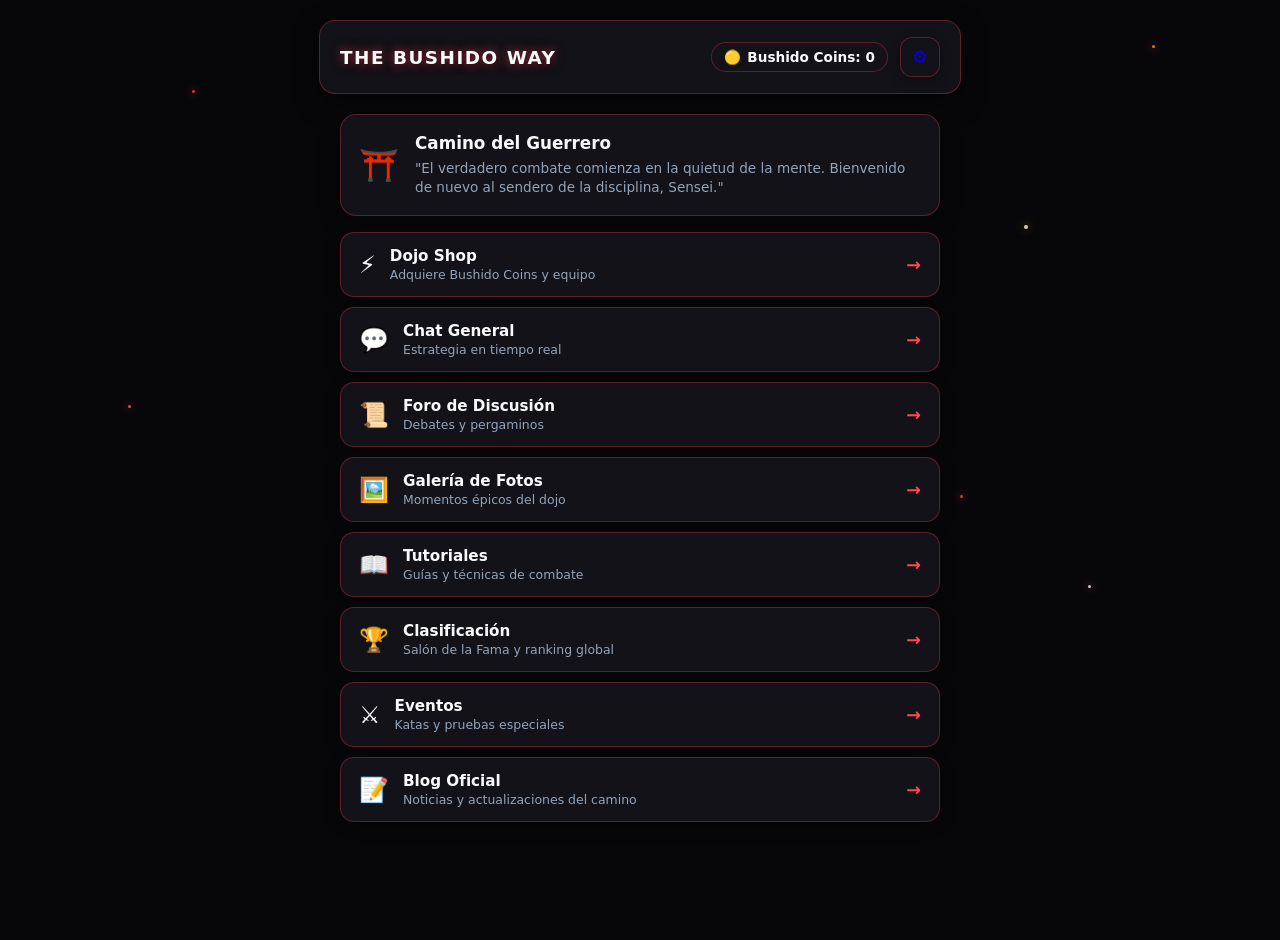
<file: index.html>
﻿<!DOCTYPE html>
<html lang="es" data-theme="dark">
<head>
    <meta charset="UTF-8">
    <meta name="viewport" content="width=device-width, initial-scale=1.0">
    <title>The Bushido Way - Dojo Principal</title>
    <!-- Sufijo de versión actualizado para forzar la recarga inmediata en móviles -->
    <link rel="stylesheet" href="style.css?v=2.7">
    <script>
        (function() {
            const savedTheme = localStorage.getItem('bushido_theme') || 'dark';
            const isHighContrast = localStorage.getItem('bushido_contrast') === 'true';
            document.documentElement.setAttribute('data-theme', savedTheme);
            if (isHighContrast) document.documentElement.setAttribute('data-contrast', 'high');
        })();
    </script>
</head>
<body>

    <!-- Fondo de Partículas Dinámicas Estilo Galaxia con animación fluida y visible -->
    <div class="galaxy-particles-container" id="galaxyParticles">
        <div class="star-particle p1"></div>
        <div class="star-particle p2"></div>
        <div class="star-particle p3"></div>
        <div class="star-particle p4"></div>
        <div class="star-particle p5"></div>
        <div class="star-particle p6"></div>
        <div class="star-particle p7"></div>
        <div class="star-particle p8"></div>
        <div class="star-particle p9"></div>
        <div class="star-particle p10"></div>
    </div>

    <!-- Cabecera Principal del Dojo -->
    <header class="main-dashboard-header">
        <div class="brand-container">
            <h1 class="bushido-title-3d">THE BUSHIDO WAY</h1>
        </div>
        
        <div class="header-actions">
            <div class="coins-badge">
                <span class="coin-icon">🟡</span>
                <span>Bushido Coins: <strong id="bushidoCoinsBalance">0</strong></span>
            </div>

            <a href="config.html" class="settings-gear-btn" title="Configuración">
                ⚙️
            </a>
        </div>
    </header>

    <!-- Contenido Principal -->
    <main class="dojo-main-container">
        <!-- Mensaje de Bienvenida Zen -->
        <section class="welcome-card-zen">
            <div class="zen-icon">⛩️</div>
            <div class="zen-content">
                <h2>Camino del Guerrero</h2>
                <p id="welcomeMessageText">"El verdadero combate comienza en la quietud de la mente. Bienvenido de nuevo al sendero de la disciplina, Sensei."</p>
            </div>
        </section>

        <!-- Menú de Navegación del Dojo -->
        <div class="dojo-nav-list">
            <a href="shop.html" class="dojo-nav-card">
                <div class="nav-card-left">
                    <span class="nav-icon">⚡</span>
                    <div class="nav-texts">
                        <h3>Dojo Shop</h3>
                        <p>Adquiere Bushido Coins y equipo</p>
                    </div>
                </div>
                <span class="nav-arrow">→</span>
            </a>

            <a href="chats.html" class="dojo-nav-card">
                <div class="nav-card-left">
                    <span class="nav-icon">💬</span>
                    <div class="nav-texts">
                        <h3>Chat General</h3>
                        <p>Estrategia en tiempo real</p>
                    </div>
                </div>
                <span class="nav-arrow">→</span>
            </a>

            <a href="foro.html" class="dojo-nav-card">
                <div class="nav-card-left">
                    <span class="nav-icon">📜</span>
                    <div class="nav-texts">
                        <h3>Foro de Discusión</h3>
                        <p>Debates y pergaminos</p>
                    </div>
                </div>
                <span class="nav-arrow">→</span>
            </a>

            <a href="fotos.html" class="dojo-nav-card">
                <div class="nav-card-left">
                    <span class="nav-icon">🖼️</span>
                    <div class="nav-texts">
                        <h3>Galería de Fotos</h3>
                        <p>Momentos épicos del dojo</p>
                    </div>
                </div>
                <span class="nav-arrow">→</span>
            </a>

            <a href="tutoriales.html" class="dojo-nav-card">
                <div class="nav-card-left">
                    <span class="nav-icon">📖</span>
                    <div class="nav-texts">
                        <h3>Tutoriales</h3>
                        <p>Guías y técnicas de combate</p>
                    </div>
                </div>
                <span class="nav-arrow">→</span>
            </a>

            <a href="clasificacion.html" class="dojo-nav-card">
                <div class="nav-card-left">
                    <span class="nav-icon">🏆</span>
                    <div class="nav-texts">
                        <h3>Clasificación</h3>
                        <p>Salón de la Fama y ranking global</p>
                    </div>
                </div>
                <span class="nav-arrow">→</span>
            </a>

            <a href="eventos.html" class="dojo-nav-card">
                <div class="nav-card-left">
                    <span class="nav-icon">⚔️</span>
                    <div class="nav-texts">
                        <h3>Eventos</h3>
                        <p>Katas y pruebas especiales</p>
                    </div>
                </div>
                <span class="nav-arrow">→</span>
            </a>

            <a href="blog.html" class="dojo-nav-card">
                <div class="nav-card-left">
                    <span class="nav-icon">📝</span>
                    <div class="nav-texts">
                        <h3>Blog Oficial</h3>
                        <p>Noticias y actualizaciones del camino</p>
                    </div>
                </div>
                <span class="nav-arrow">→</span>
            </a>
        </div>
    </main>

    <script src="coins-manager.js"></script>
    <script src="main-dojo.js"></script>
</body>
</html>
</file>
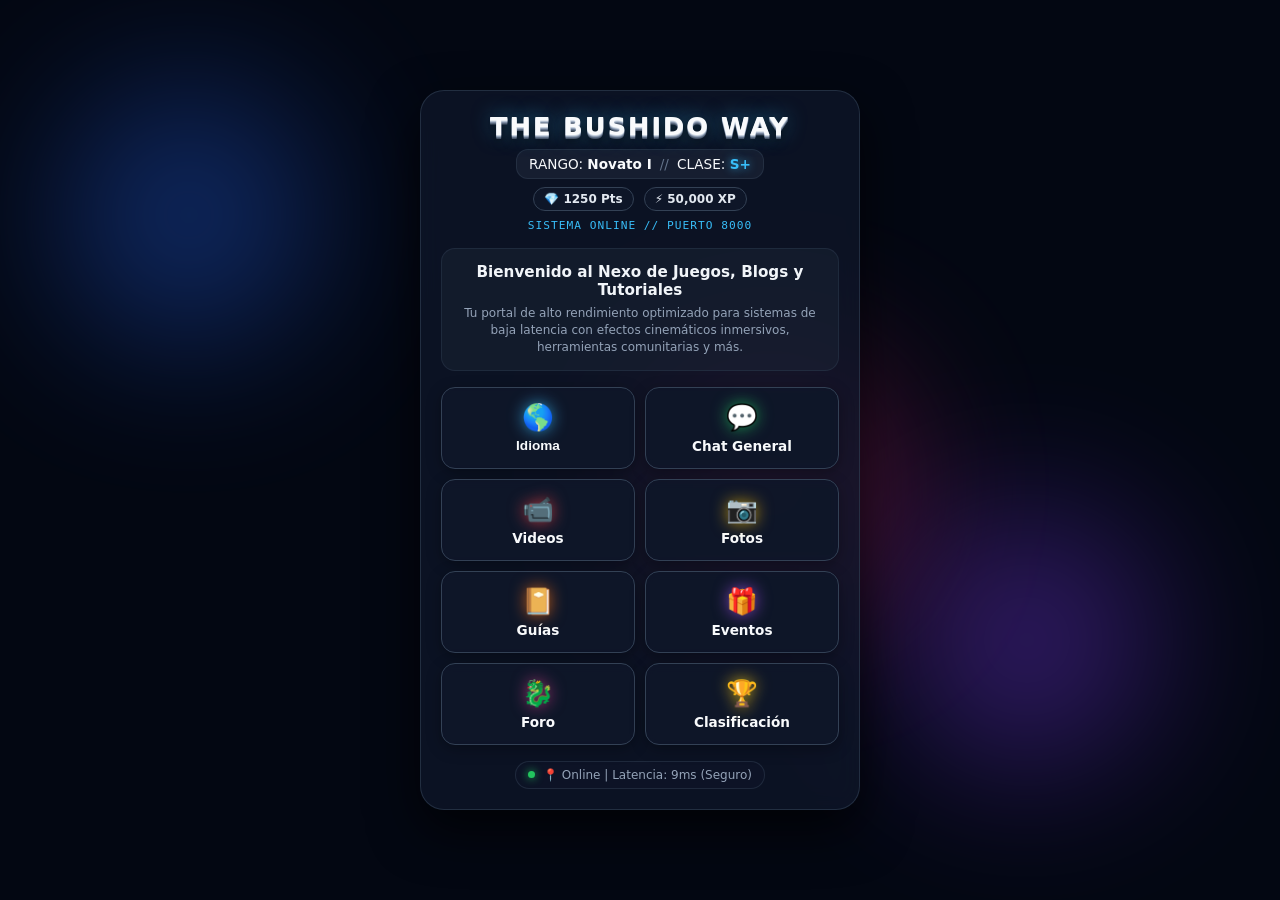
<file: mi-backend/index.html>
﻿<!DOCTYPE html>
<html lang="es" id="html-root">
<head>
    <meta charset="UTF-8">
    <meta name="viewport" content="width=device-width, initial-scale=1.0, maximum-scale=1.0, user-scalable=no">
    <title id="meta-title">The Bushido Way - Salón Gamer</title>
    <link rel="stylesheet" href="style.css">
</head>
<body class="body-main-view">

    <!-- LUCES NEÓN ANIMADAS DE FONDO -->
    <div class="neon-light light-1"></div>
    <div class="neon-light light-2"></div>
    <div class="neon-light light-3"></div>

    <div class="main-layout-wrapper">
        
        <!-- CABECERA GAMER CON NOMBRE ESTILO 3D -->
        <header class="gamer-hero-header">
            <div class="brand-3d-container">
                <h1 class="title-3d" data-text="THE BUSHIDO WAY">THE BUSHIDO WAY</h1>
            </div>
            
            <div class="status-hud-box">
                <span class="hud-item" id="txt-rango">RANGO: <strong>NOVATO I</strong></span>
                <span class="hud-sep">//</span>
                <span class="hud-item" id="txt-clase">CLASE: <strong class="text-glow-splus">S+</strong></span>
            </div>

            <div class="stats-counter-row">
                <span class="stat-pill" onclick="window.location.href='clasificacion.html'" style="cursor: pointer;" title="Ver Clasificación">💎 <span id="txt-pts">0</span> Pts</span>
                <span class="stat-pill">⚡ 50,000 XP</span>
            </div>
            
            <div class="system-status-line" id="txt-system">SISTEMA ONLINE // PUERTO 8000</div>
        </header>

        <!-- SECCIÓN DE BIENVENIDA -->
        <section class="welcome-gamer-card">
            <h2 class="welcome-title" id="txt-welcome-title">Bienvenido al Nexo de Juegos, Blogs y Tutoriales</h2>
            <p class="welcome-desc" id="txt-welcome-desc">Tu portal de alto rendimiento optimizado para sistemas de baja latencia con efectos cinemáticos inmersivos, herramientas comunitarias y más.</p>
        </section>

        <!-- NAVEGACIÓN PRINCIPAL (ENLACES CORREGIDOS A TUS ARCHIVOS REALES) -->
        <nav class="gamer-nav-grid">
            <!-- 1. Idiomas (Planeta - Abre selector global interactivo) -->
            <button type="button" class="gamer-nav-btn" onclick="toggleLanguageModal()" title="Cambiar Idioma">
                <span class="nav-icon glow-planet">🌎</span>
                <span class="nav-label" id="lbl-idioma">Idioma</span>
            </button>

            <!-- 2. Chat General -->
            <a href="chats.html" class="gamer-nav-btn" title="Chat Operativo">
                <span class="nav-icon glow-msg">💬</span>
                <span class="nav-label" id="lbl-chat">Chat General</span>
            </a>

            <!-- 3. Videos y Clips -->
            <a href="videos.html" class="gamer-nav-btn" title="Vídeos y Clips">
                <span class="nav-icon glow-video">📹</span>
                <span class="nav-label" id="lbl-videos">Videos</span>
            </a>

            <!-- 4. Fotos y Galería -->
            <a href="fotos.html" class="gamer-nav-btn" title="Fotos y Galería">
                <span class="nav-icon glow-cam">📷</span>
                <span class="nav-label" id="lbl-fotos">Fotos</span>
            </a>

            <!-- 5. Guías Técnicas (Apuntando a tutoriales.html que sí existe) -->
            <a href="tutoriales.html" class="gamer-nav-btn" title="Guías y Tutoriales">
                <span class="nav-icon glow-book">📔</span>
                <span class="nav-label" id="lbl-guias">Guías</span>
            </a>

            <!-- 6. Eventos Globales -->
            <a href="eventos.html" class="gamer-nav-btn" title="Eventos Globales">
                <span class="nav-icon glow-gift">🎁</span>
                <span class="nav-label" id="lbl-eventos">Eventos</span>
            </a>

            <!-- 7. Foro Comunitario -->
            <a href="foro.html" class="gamer-nav-btn" title="Foro Comunitario">
                <span class="nav-icon glow-dragon">🐉</span>
                <span class="nav-label" id="lbl-foro">Foro</span>
            </a>

            <!-- 8. Clasificación Semanal y Perfil -->
            <a href="clasificacion.html" class="gamer-nav-btn" title="Clasificación y Trofeos">
                <span class="nav-icon glow-trophy">🏆</span>
                <span class="nav-label" id="lbl-clasificacion">Clasificación</span>
            </a>
        </nav>

        <!-- PANEL DE CONFORT ADICIONAL CON REGIÓN Y LATENCIA REAL -->
        <footer class="gamer-footer-info">
            <div class="server-ping-indicator" id="txt-ping">
                <span class="ping-dot"></span> Detectando región... | Latencia: 12ms
            </div>
        </footer>

    </div>

    <!-- MODAL SELECTOR DE IDIOMAS GLOBAL -->
    <div id="language-modal" class="lang-modal-overlay" style="display: none;">
        <div class="lang-modal-card">
            <div class="lang-modal-header">
                <h3>🌐 Seleccionar Idioma / Language</h3>
                <button type="button" class="lang-close-btn" onclick="toggleLanguageModal()">✕</button>
            </div>
            <div class="lang-grid-options">
                <button class="lang-option-btn" onclick="cambiarIdioma('es')">🇪🇸 Español</button>
                <button class="lang-option-btn" onclick="cambiarIdioma('en')">🇬🇧 English</button>
                <button class="lang-option-btn" onclick="cambiarIdioma('pt')">🇧🇷 Português</button>
                <button class="lang-option-btn" onclick="cambiarIdioma('fr')">🇫🇷 Français</button>
                <button class="lang-option-btn" onclick="cambiarIdioma('zh')">🇨🇳 中文</button>
                <button class="lang-option-btn" onclick="cambiarIdioma('hi')">🇮🇳 हिन्दी</button>
                <button class="lang-option-btn" onclick="cambiarIdioma('ja')">🇯🇵 日本語</button>
                <button class="lang-option-btn" onclick="cambiarIdioma('ar')">🇸🇦 العربية</button>
            </div>
        </div>
    </div>

    <script src="script.js"></script>
</body>
</html>
</file>
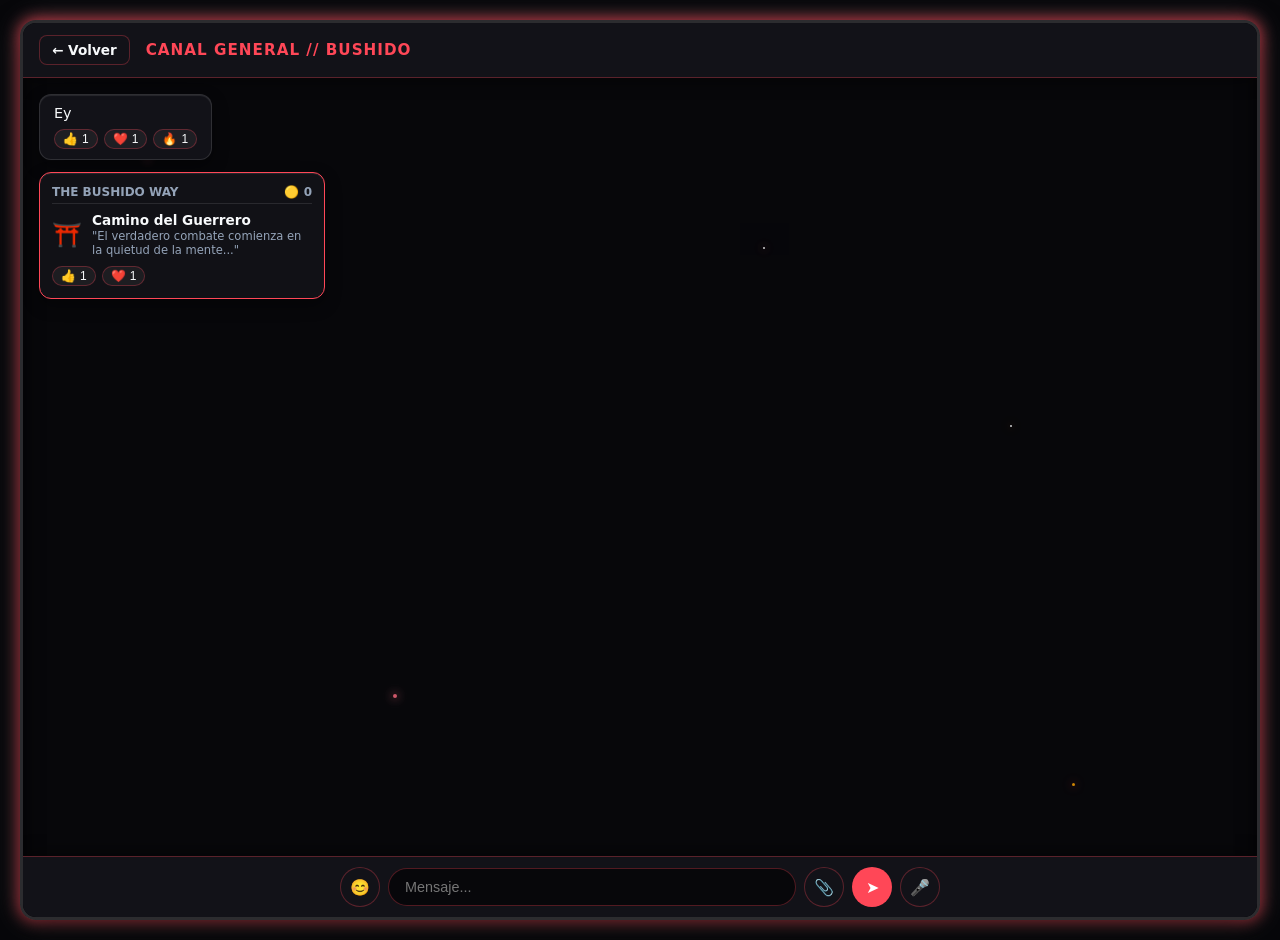
<file: chats.html>
﻿<!DOCTYPE html>
<html lang="es" data-theme="dark">
<head>
    <meta charset="UTF-8">
    <meta name="viewport" content="width=device-width, initial-scale=1.0">
    <title>Canal General - The Bushido Way</title>
    <link rel="stylesheet" href="style.css?v=2.9">
    <link rel="stylesheet" href="chat-style.css?v=2.9">
    <script>
        (function() {
            const savedTheme = localStorage.getItem('bushido_theme') || 'dark';
            const isHighContrast = localStorage.getItem('bushido_contrast') === 'true';
            document.documentElement.setAttribute('data-theme', savedTheme);
            if (isHighContrast) document.documentElement.setAttribute('data-contrast', 'high');
        })();
    </script>
</head>
<body>

    <!-- Contenedor principal con el marco 3D seguro que evita cortes -->
    <div class="chat-app-frame">

        <!-- Fondo de Partículas Galaxia y Luces Rápidas -->
        <div class="galaxy-particles-container">
            <div class="star-particle p1"></div>
            <div class="star-particle p2"></div>
            <div class="star-particle p3"></div>
            <div class="star-particle p4"></div>
            <div class="star-particle p5"></div>
        </div>

        <!-- Cabecera del Chat -->
        <header class="chat-header">
            <a href="index.html" class="chat-back-btn">← Volver</a>
            <div class="chat-title-info">
                <h2>CANAL GENERAL // BUSHIDO</h2>
            </div>
        </header>

        <!-- Contenedor Principal de Mensajes -->
        <main class="chat-messages-container" id="chatMessagesContainer">
            
            <div class="chat-message received">
                <div class="message-bubble">
                    <p>Ey</p>
                    <div class="message-reactions-bar">
                        <button class="reaction-chip">👍 <span>1</span></button>
                        <button class="reaction-chip">❤️ <span>1</span></button>
                        <button class="reaction-chip">🔥 <span>1</span></button>
                    </div>
                </div>
            </div>

            <div class="chat-message received">
                <div class="message-bubble card-preview-bubble">
                    <div class="preview-card-header">
                        <span class="preview-brand">THE BUSHIDO WAY</span>
                        <span class="preview-coins">🟡 0</span>
                    </div>
                    <div class="preview-card-body">
                        <div class="preview-zen-icon">⛩️</div>
                        <div class="preview-texts">
                            <h4>Camino del Guerrero</h4>
                            <p>"El verdadero combate comienza en la quietud de la mente..."</p>
                        </div>
                    </div>
                    <div class="message-reactions-bar">
                        <button class="reaction-chip">👍 <span>1</span></button>
                        <button class="reaction-chip">❤️ <span>1</span></button>
                    </div>
                </div>
            </div>

        </main>

        <!-- Barra Inferior de Entrada -->
        <footer class="chat-input-footer">
            <div class="chat-input-wrapper">
                <button class="input-action-btn emoji-trigger" id="emojiTriggerBtn" title="Emojis">😊</button>
                <input type="text" id="chatMessageInput" class="chat-text-input" placeholder="Mensaje..." autocomplete="off">
                <button class="input-action-btn attach-trigger" id="attachTriggerBtn" title="Adjuntar">📎</button>
                <button class="input-action-btn send-trigger" id="sendButton" title="Enviar">➤</button>
                <button class="input-action-btn audio-trigger" id="audioRecordButton" title="Nota de voz">🎤</button>
            </div>
        </footer>

    </div>

    <script src="chat-engine.js?v=2.9"></script>
</body>
</html>
</file>
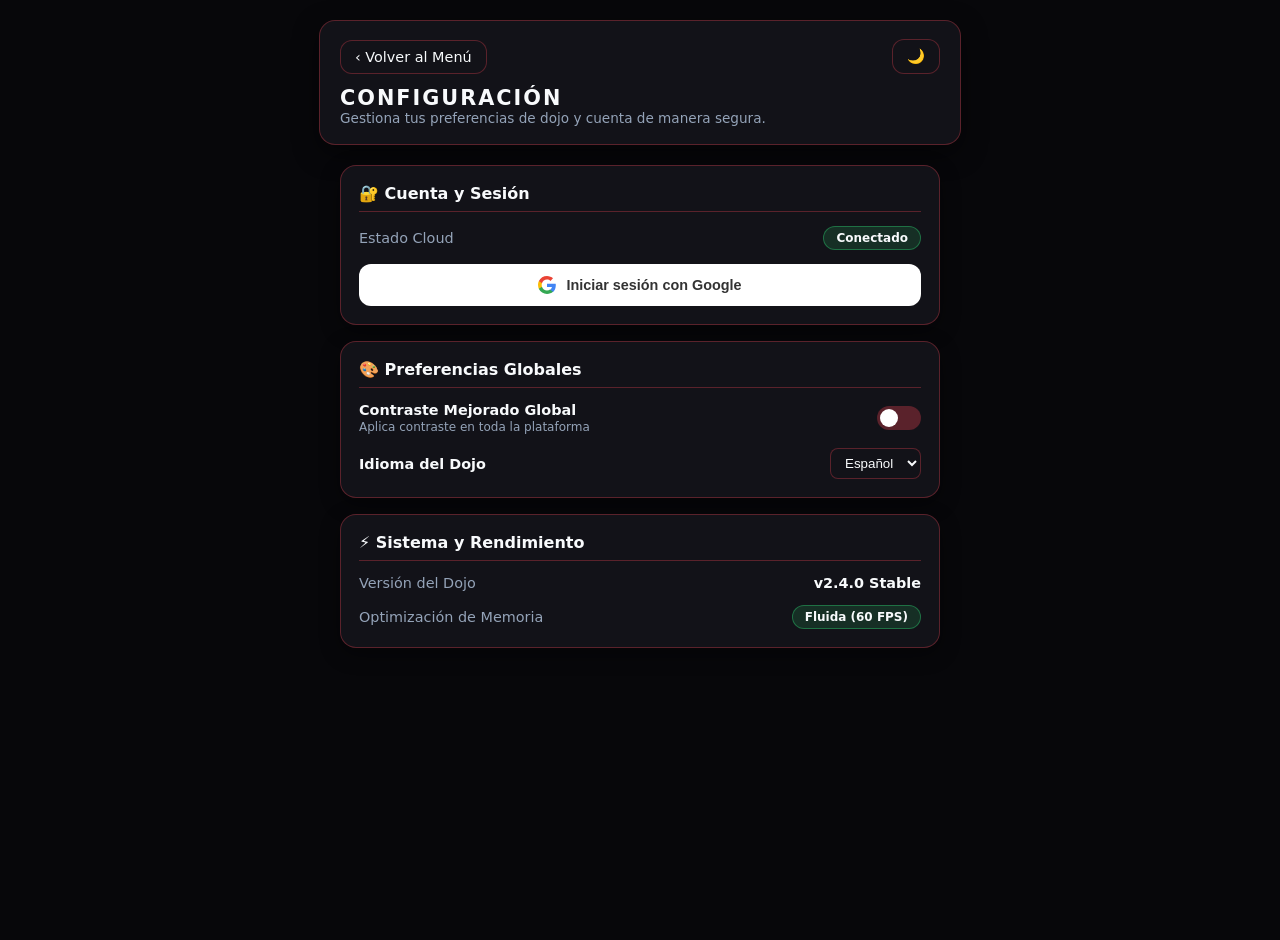
<file: config.html>
﻿<!DOCTYPE html>
<html lang="es" data-theme="dark">
<head>
    <meta charset="UTF-8">
    <meta name="viewport" content="width=device-width, initial-scale=1.0">
    <title>The Bushido Way - Configuración</title>
    <link rel="stylesheet" href="config-style.css">
    <!-- Script preventivo inline para carga inmediata del tema -->
    <script>
        (function() {
            const savedTheme = localStorage.getItem('bushido_theme') || 'dark';
            const isHighContrast = localStorage.getItem('bushido_contrast') === 'true';
            document.documentElement.setAttribute('data-theme', savedTheme);
            if (isHighContrast) document.documentElement.setAttribute('data-contrast', 'high');
        })();
    </script>
</head>
<body>

    <header class="main-dashboard-header">
        <div style="width: 100%; display: flex; justify-content: space-between; align-items: center;">
            <a href="index.html" class="settings-gear-btn" title="Volver">
                ‹ Volver al Menú
            </a>
            <button id="themeToggleBtn" class="settings-gear-btn" title="Cambiar Tema">🌙</button>
        </div>
        <div>
            <h1 class="bushido-title-3d">CONFIGURACIÓN</h1>
            <p class="header-subtitle">Gestiona tus preferencias de dojo y cuenta de manera segura.</p>
        </div>
    </header>

    <main class="config-container">
        <!-- Sección: Cuenta y Sesión -->
        <section class="config-group-card">
            <h3>🔐 Cuenta y Sesión</h3>
            <div class="config-row">
                <span>Estado Cloud</span>
                <span class="status-badge">Conectado</span>
            </div>

            <button id="googleLoginBtn" class="config-btn google-btn">
                <svg viewBox="0 0 24 24" width="18" height="18"><path fill="#4285F4" d="M23.745 12.27c0-.7-.06-1.4-.19-2.07H12v4.51h6.6c-.29 1.52-1.14 2.82-2.4 3.68v3.05h3.88c2.27-2.09 3.66-5.17 3.66-9.17z"/><path fill="#34A853" d="M12 24c3.24 0 5.95-1.08 7.93-2.91l-3.88-3.05c-1.08.72-2.45 1.16-4.05 1.16-3.13 0-5.78-2.11-6.73-4.96H1.2v3.15C3.18 21.38 7.31 24 12 24z"/><path fill="#FBBC05" d="M5.27 14.24c-.25-.72-.38-1.49-.38-2.24s.13-1.52.38-2.24V6.61H1.2C.44 8.15 0 9.89 0 11.75s.44 3.6 1.2 5.14l4.07-2.65z"/><path fill="#EA4335" d="M12 4.75c1.77 0 3.35.61 4.6 1.8l3.42-3.42C17.95 1.19 15.24 0 12 0 7.31 0 3.18 2.62 1.2 6.61l4.07 3.15c.95-2.85 3.6-4.96 6.73-4.96z"/></svg>
                Iniciar sesión con Google
            </button>
            <button id="logoutBtn" class="config-btn" style="background: rgba(255,71,87,0.2); color:#ff4757; display: none;">
                🚪 Cerrar Sesión
            </button>
        </section>

        <!-- Sección: Preferencias Globales y Accesibilidad -->
        <section class="config-group-card">
            <h3>🎨 Preferencias Globales</h3>

            <div class="config-row-interactive">
                <div class="row-info" style="display:flex; flex-direction:column; gap:2px;">
                    <strong style="color:var(--text-main); font-size:0.9rem;">Contraste Mejorado Global</strong>
                    <p style="color:var(--text-muted); font-size:0.75rem; margin:0;">Aplica contraste en toda la plataforma</p>
                </div>
                <label class="switch">
                    <input type="checkbox" id="contrastToggle">
                    <span class="slider round"></span>
                </label>
            </div>

            <div class="config-row">
                <strong style="color:var(--text-main); font-size:0.9rem;">Idioma del Dojo</strong>
                <select id="langSelect" style="background:var(--card-bg); color:var(--text-main); border:1px solid var(--border-color); padding:6px 10px; border-radius:8px;">
                    <option value="es">Español</option>
                    <option value="en">English</option>
                </select>
            </div>
        </section>

        <!-- Sección: Sistema y Rendimiento -->
        <section class="config-group-card">
            <h3>⚡ Sistema y Rendimiento</h3>
            <div class="config-row">
                <span>Versión del Dojo</span>
                <span>v2.4.0 Stable</span>
            </div>
            <div class="config-row">
                <span>Optimización de Memoria</span>
                <span class="status-badge">Fluida (60 FPS)</span>
            </div>
        </section>
    </main>

    <script src="https://accounts.google.com/gsi/client" async defer></script>
    <script src="config-script.js"></script>
</body>
</html>
</file>
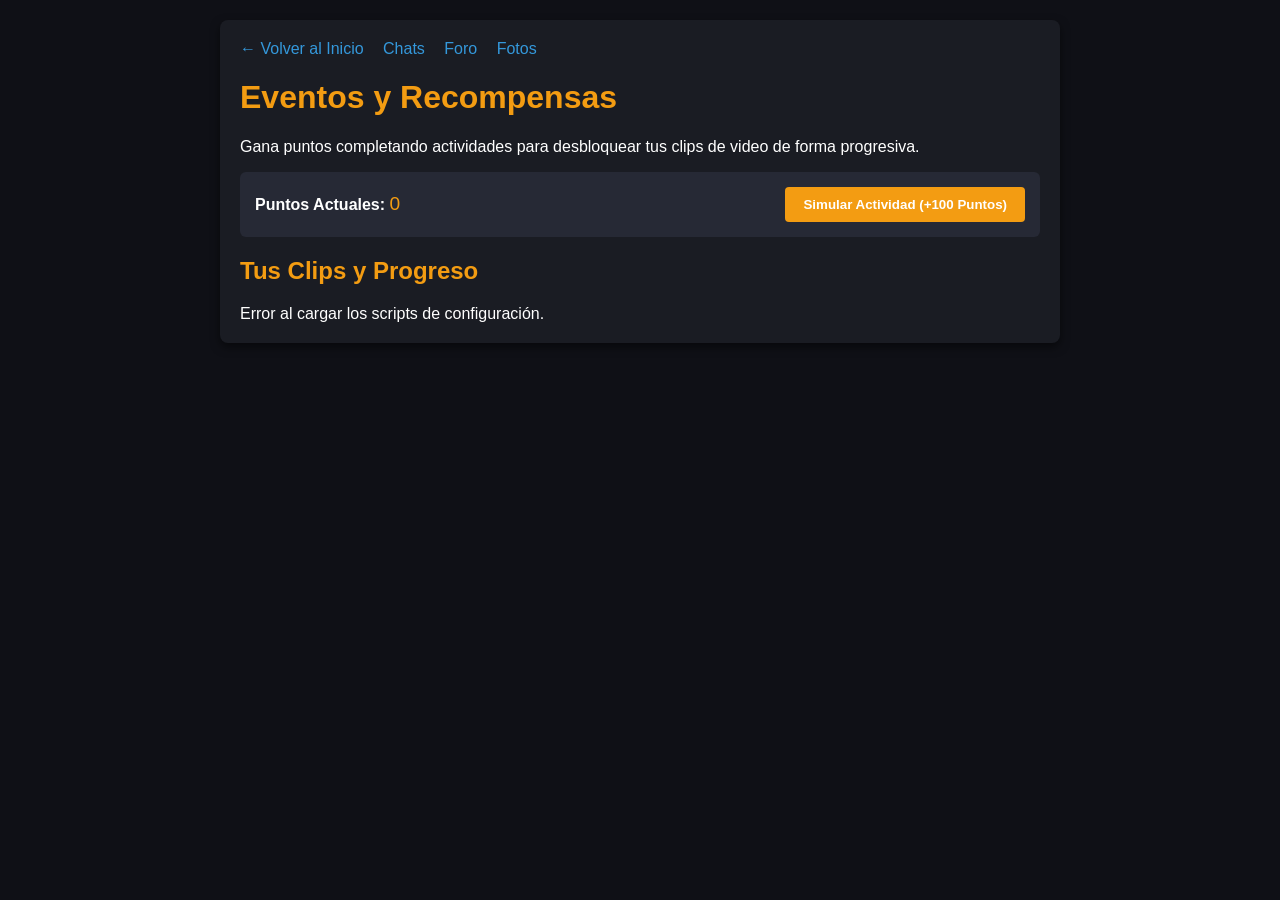
<file: eventos.html>
﻿<!DOCTYPE html>
<html lang="es">
<head>
    <meta charset="UTF-8">
    <title>The Bushido Way - Eventos y Recompensas</title>
    <style>
        body { 
            background-color: #0f1016; 
            color: #fff; 
            font-family: Arial, sans-serif; 
            margin: 0; 
            padding: 20px; 
        }
        h1, h2 { 
            color: #f39c12; 
        }
        .container { 
            max-width: 800px; 
            margin: auto; 
            background: #1a1c23; 
            padding: 20px; 
            border-radius: 8px; 
            box-shadow: 0 4px 10px rgba(0,0,0,0.5);
        }
        .score-box {
            background: #262935;
            padding: 15px;
            border-radius: 6px;
            margin-bottom: 20px;
            display: flex;
            justify-content: space-between;
            align-items: center;
        }
        .effect-card { 
            background: #262935; 
            margin: 10px 0; 
            padding: 15px; 
            border-radius: 5px; 
            display: flex; 
            justify-content: space-between; 
            align-items: center; 
        }
        button { 
            background: #f39c12; 
            border: none; 
            padding: 10px 18px; 
            color: #fff; 
            cursor: pointer; 
            border-radius: 4px; 
            font-weight: bold; 
        }
        button:hover { 
            background: #e67e22; 
        }
        .unlocked { color: #2ecc71; font-weight: bold; }
        .locked { color: #e74c3c; font-weight: bold; }
        .nav-links {
            margin-bottom: 20px;
        }
        .nav-links a {
            color: #3498db;
            text-decoration: none;
            margin-right: 15px;
        }
        .nav-links a:hover {
            text-decoration: underline;
        }
    </style>
</head>
<body>
    <div class="container">
        <!-- Navegación básica entre vistas del portal -->
        <div class="nav-links">
            <a href="index.html">← Volver al Inicio</a>
            <a href="chats.html">Chats</a>
            <a href="foro.html">Foro</a>
            <a href="fotos.html">Fotos</a>
        </div>

        <h1>Eventos y Recompensas</h1>
        <p>Gana puntos completando actividades para desbloquear tus clips de video de forma progresiva.</p>
        
        <div class="score-box">
            <div>
                <strong>Puntos Actuales:</strong> <span id="user-points" style="font-size: 1.2em; color: #f39c12;">0</span>
            </div>
            <button onclick="simularActividad()">Simular Actividad (+100 Puntos)</button>
        </div>
        
        <h2>Tus Clips y Progreso</h2>
        <div id="effects-list">Cargando clips...</div>
    </div>

    <!-- Enlazamos primero los archivos de configuración y lógica -->
    <script src="bushido-effects-config.js"></script>
    <script src="events-rewards.js"></script>
    
    <!-- Script visual para renderizar los datos en esta página -->
    <script>
        function actualizarInterfaz() {
            // Verificamos que los sistemas estén cargados correctamente
            if (typeof bushidoSystem === "undefined" || typeof bushidoEffects === "undefined") {
                document.getElementById("effects-list").innerText = "Error al cargar los scripts de configuración.";
                return;
            }

            const data = bushidoSystem.getUserData();
            document.getElementById("user-points").innerText = data.points;
            
            const contenedor = document.getElementById("effects-list");
            contenedor.innerHTML = "";

            bushidoEffects.forEach(effect => {
                const desbloqueado = data.unlocked.includes(effect.id);
                const card = document.createElement("div");
                card.className = "effect-card";
                
                card.innerHTML = `
                    <div>
                        <strong>${effect.name}</strong><br>
                        <small style="color: #aaa;">Archivo: ${effect.file}</small><br>
                        <small>Requiere: ${effect.points} puntos</small>
                    </div>
                    <div>
                        ${desbloqueado ? '<span class="unlocked">✔ Desbloqueado</span>' : '<span class="locked">🔒 Bloqueado</span>'}
                    </div>
                `;
                contenedor.appendChild(card);
            });
        }

        function simularActividad() {
            bushidoSystem.addPoints(100);
            actualizarInterfaz();
        }

        // Ejecutar al cargar la página en el navegador
        window.onload = actualizarInterfaz;
    </script>
</body>
</html>
</file>
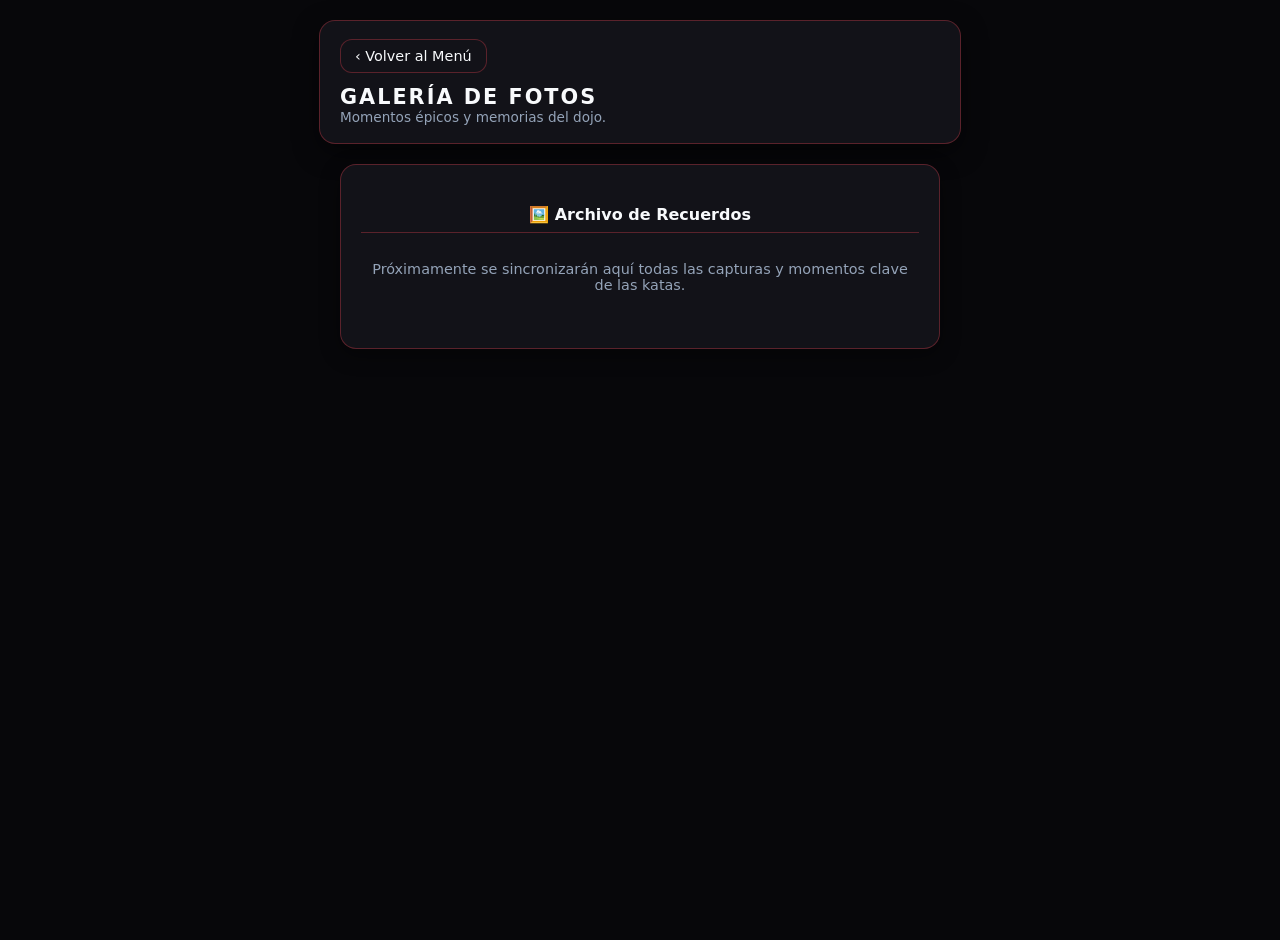
<file: fotos.html>
﻿<!DOCTYPE html>
<html lang="es" data-theme="dark">
<head>
    <meta charset="UTF-8">
    <meta name="viewport" content="width=device-width, initial-scale=1.0">
    <title>The Bushido Way - Galería de Fotos</title>
    <link rel="stylesheet" href="fotos-style.css">
    <!-- Script preventivo para carga inmediata del tema -->
    <script>
        (function() {
            const savedTheme = localStorage.getItem('bushido_theme') || 'dark';
            const isHighContrast = localStorage.getItem('bushido_contrast') === 'true';
            document.documentElement.setAttribute('data-theme', savedTheme);
            if (isHighContrast) document.documentElement.setAttribute('data-contrast', 'high');
        })();
    </script>
</head>
<body>

    <header class="main-dashboard-header">
        <div style="width: 100%; display: flex; justify-content: space-between; align-items: center;">
            <a href="index.html" class="settings-gear-btn" title="Volver">
                ‹ Volver al Menú
            </a>
        </div>
        <div>
            <h1 class="bushido-title-3d">GALERÍA DE FOTOS</h1>
            <p class="header-subtitle">Momentos épicos y memorias del dojo.</p>
        </div>
    </header>

    <main class="config-container">
        <section class="config-group-card" style="text-align: center; padding: 40px 20px;">
            <h3>🖼️ Archivo de Recuerdos</h3>
            <p style="color: var(--text-muted); font-size: 0.9rem;">Próximamente se sincronizarán aquí todas las capturas y momentos clave de las katas.</p>
        </section>
    </main>

    <script src="fotos-script.js"></script>
</body>
</html>
</file>
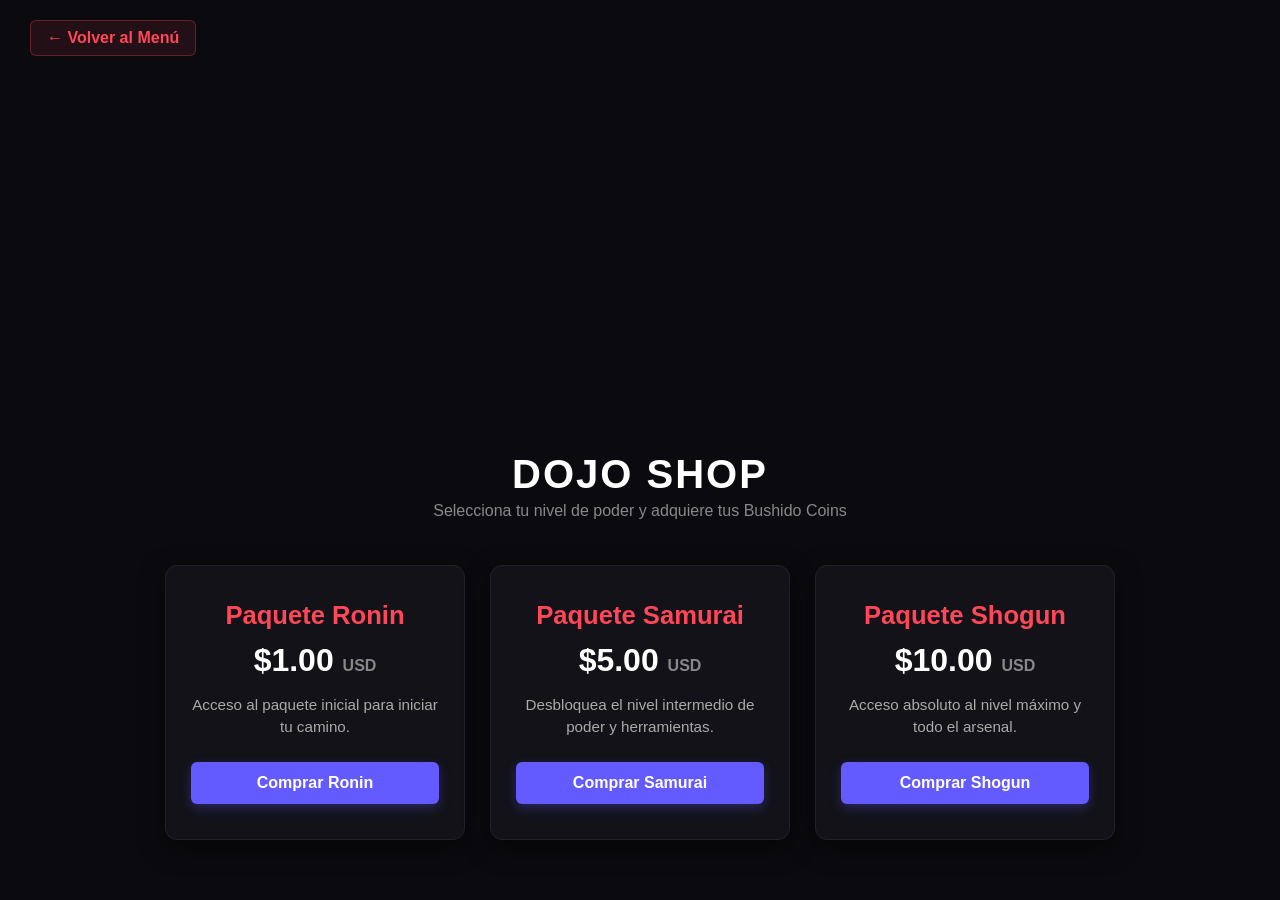
<file: shop.html>
﻿<!DOCTYPE html>
<html lang="es">
<head>
    <meta charset="UTF-8">
    <meta name="viewport" content="width=device-width, initial-scale=1.0">
    <title>The Bushido Way - Dojo Shop</title>
    <!-- Vinculación exclusiva al estilo de la tienda (respeta tus texturas) -->
    <link rel="stylesheet" href="shop.css">
</head>
<body>

    <!-- Cabecera con botón de retroceso hacia index.html -->
    <header class="nav-header">
        <a href="index.html" class="back-btn">
            &larr; Volver al Menú
        </a>
    </header>

    <!-- Contenedor Principal de la Tienda -->
    <main class="bushido-shop">
        <div class="shop-title">
            <h1>DOJO SHOP</h1>
            <p>Selecciona tu nivel de poder y adquiere tus Bushido Coins</p>
        </div>

        <!-- Paquete Ronin -->
        <div class="pricing-card">
            <h3>Paquete Ronin</h3>
            <div class="price">$1.00 <span class="currency">USD</span></div>
            <p>Acceso al paquete inicial para iniciar tu camino.</p>
            <a href="https://buy.stripe.com/test_3cIdR90WDemj31CdkEdUY00" class="buy-btn" target="_blank">Comprar Ronin</a>
        </div>

        <!-- Paquete Samurai -->
        <div class="pricing-card">
            <h3>Paquete Samurai</h3>
            <div class="price">$5.00 <span class="currency">USD</span></div>
            <p>Desbloquea el nivel intermedio de poder y herramientas.</p>
            <a href="https://buy.stripe.com/test_6oU00jeNtemjeKkcgAdUY01" class="buy-btn" target="_blank">Comprar Samurai</a>
        </div>

        <!-- Paquete Shogun -->
        <div class="pricing-card">
            <h3>Paquete Shogun</h3>
            <div class="price">$10.00 <span class="currency">USD</span></div>
            <p>Acceso absoluto al nivel máximo y todo el arsenal.</p>
            <a href="https://buy.stripe.com/test_3cI9ATgVB1zxau4bcwdUY02" class="buy-btn" target="_blank">Comprar Shogun</a>
        </div>
    </main>

    <!-- Vinculación exclusiva al script de la tienda -->
    <script src="shop.js"></script>
</body>
</html>
</file>
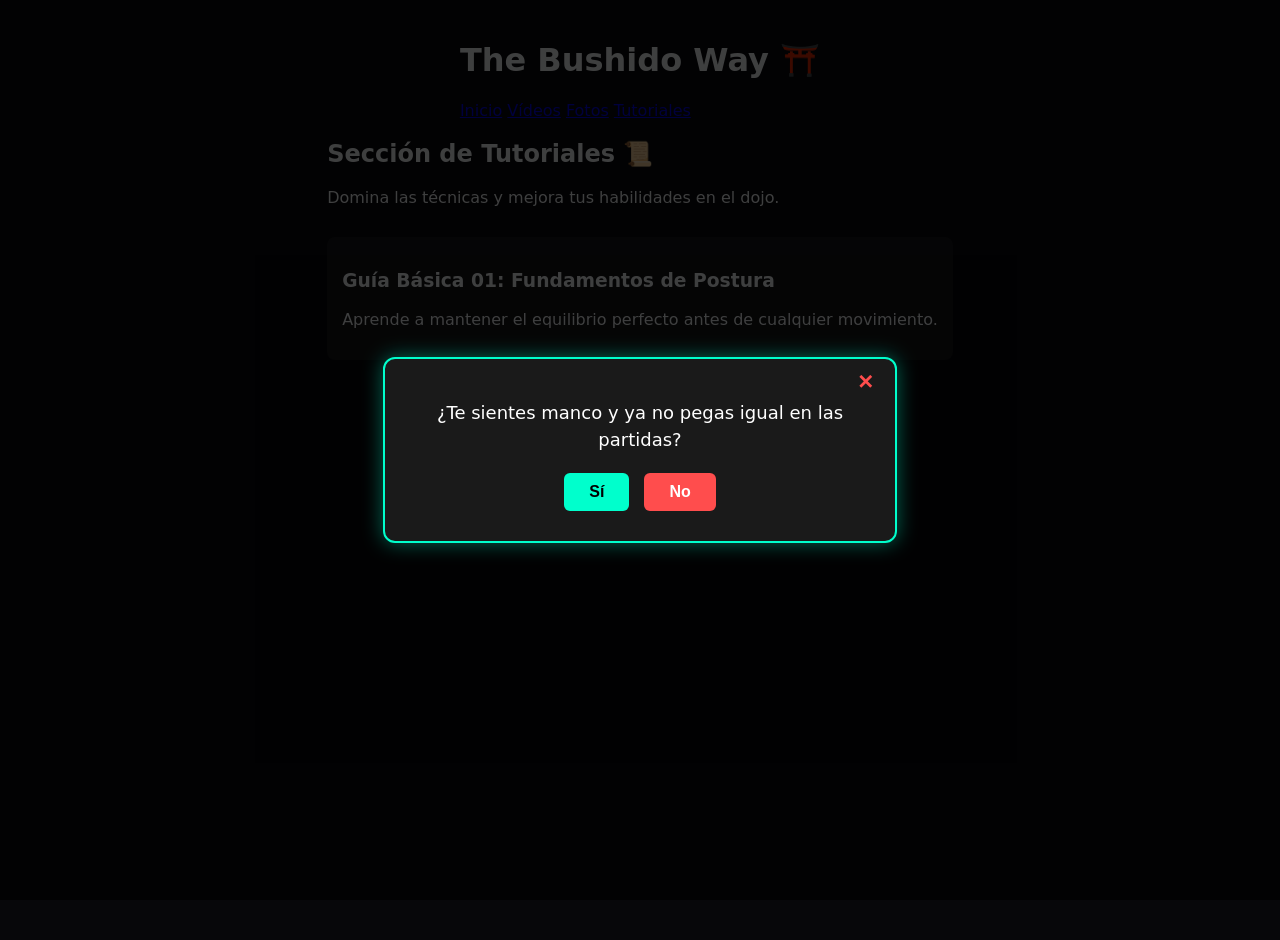
<file: tutoriales.html>
﻿<!DOCTYPE html>
<html lang="es">
<head>
    <meta charset="UTF-8">
    <meta name="viewport" content="width=device-width, initial-scale=1.0">
    <title>Tutoriales - The Bushido Way</title>
    <link rel="stylesheet" href="style.css">
    <style>
        /* Estilos específicos para la ventana flotante interactiva tipo juego */
        .modal-overlay {
            position: fixed;
            top: 0;
            left: 0;
            width: 100%;
            height: 100%;
            background: rgba(0, 0, 0, 0.75);
            display: flex;
            justify-content: center;
            align-items: center;
            z-index: 1000;
        }
        .modal-card {
            background: #1a1a1a;
            border: 2px solid #00ffcc;
            padding: 30px;
            border-radius: 12px;
            width: 90%;
            max-width: 450px;
            text-align: center;
            color: #fff;
            position: relative;
            box-shadow: 0 0 20px rgba(0, 255, 204, 0.4);
        }
        .btn-cerrar-modal {
            position: absolute;
            top: 10px;
            right: 15px;
            background: none;
            border: none;
            color: #ff4d4d;
            font-size: 20px;
            cursor: pointer;
            font-weight: bold;
        }
        .modal-botones {
            margin-top: 20px;
            display: flex;
            justify-content: center;
            gap: 15px;
        }
        .modal-btn {
            padding: 10px 25px;
            border: none;
            border-radius: 6px;
            font-weight: bold;
            cursor: pointer;
            font-size: 16px;
            transition: 0.2s;
        }
        .btn-si { background: #00ffcc; color: #000; }
        .btn-no { background: #ff4d4d; color: #fff; }
        .modal-btn:hover { opacity: 0.85; transform: scale(1.05); }
    </style>
</head>
<body>
    <header>
        <div class="nav-container">
            <h1>The Bushido Way ⛩️</h1>
            <nav>
                <a href="index.html">Inicio</a>
                <a href="videos.html">Vídeos</a>
                <a href="fotos.html">Fotos</a>
                <a href="tutoriales.html" class="active">Tutoriales</a>
            </nav>
        </div>
    </header>

    <main class="content">
        <h2>Sección de Tutoriales 📜</h2>
        <p>Domina las técnicas y mejora tus habilidades en el dojo.</p>
        
        <!-- Contenido principal de tutoriales (ejemplo) -->
        <div class="tutoriales-lista" style="margin-top: 30px;">
            <div class="tutorial-card" style="background: rgba(255,255,255,0.05); padding: 15px; border-radius: 8px;">
                <h3>Guía Básica 01: Fundamentos de Postura</h3>
                <p>Aprende a mantener el equilibrio perfecto antes de cualquier movimiento.</p>
            </div>
        </div>
    </main>

    <!-- Ventana flotante interactiva (Mini Juego Inicial) -->
    <div id="game-modal" class="modal-overlay">
        <div class="modal-card">
            <button class="btn-cerrar-modal" onclick="cerrarJuegoModal()">✕</button>
            <p id="modal-texto" style="font-size: 18px; line-height: 1.5; margin-top: 10px;"></p>
            <div id="modal-botones" class="modal-botones">
                <button class="modal-btn btn-si" onclick="manejarRespuesta('SI')">Sí</button>
                <button class="modal-btn btn-no" onclick="manejarRespuesta('NO')">No</button>
            </div>
        </div>
    </div>

    <script>
        // Patrón perfecto de mensajes interactivos en cadena (3 a 5 pasos por camino)
        const dialogoJuego = {
            inicio: {
                texto: "¿Te sientes manco y ya no pegas igual en las partidas?",
                siguienteSI: "paso1_si",
                siguienteNO: "paso1_no"
            },
            paso1_si: {
                texto: "Vaya, al menos admites tu realidad. ¿Quieres que te recete una solución definitiva?",
                siguienteSI: "paso2_si",
                siguienteNO: "paso2_no"
            },
            paso1_no: {
                texto: "¿Ah, sí? ¿Seguro que no eres de los que pierden y culpan al lag?",
                siguienteSI: "paso2_no",
                siguienteNO: "paso2_si"
            },
            paso2_si: {
                texto: "Perfecto. La solución profesional es: 'Desinstalar el juego y buscar chamba de inmediato'. ¿Aplicamos el tratamiento?",
                siguienteSI: "final_si",
                siguienteNO: "final_no"
            },
            paso2_no: {
                texto: "Malas noticias: negar el problema no te va a subir de rango. ¿Prefieres llorar en silencio o ver los tutoriales?",
                siguienteSI: "final_no",
                siguienteNO: "final_si"
            },
            final_si: {
                texto: "Excelente decisión. Entrando al dojo de la realidad... Que la fuerza te acompañe.",
                esFinal: true
            },
            final_no: {
                texto: "Rechazaste la cura. Quédate estancado en bronce para siempre. ¡Disfruta los tutoriales bajo tu propio riesgo!",
                esFinal: true
            }
        };

        let pasoActual = "inicio";

        function actualizarModal() {
            const nodo = dialogoJuego[pasoActual];
            document.getElementById('modal-texto').textContent = nodo.texto;
            
            if (nodo.esFinal) {
                // Si llegamos al final del mini juego, cambiamos los botones para dejar pasar al usuario
                const contenedorBotones = document.getElementById('modal-botones');
                contenedorBotones.innerHTML = `<button class="modal-btn btn-si" onclick="cerrarJuegoModal()">Entendido, a estudiar</button>`;
            }
        }

        function manejarRespuesta(eleccion) {
            const nodo = dialogoJuego[pasoActual];
            if (eleccion === 'SI') {
                pasoActual = nodo.siguienteSI;
            } else {
                pasoActual = nodo.siguienteNO;
            }
            actualizarModal();
        }

        function cerrarJuegoModal() {
            document.getElementById('game-modal').style.display = 'none';
        }

        // Iniciar el mini juego apenas cargue la página
        window.onload = function() {
            actualizarModal();
        };
    </script>
</body>
</html>
</file>
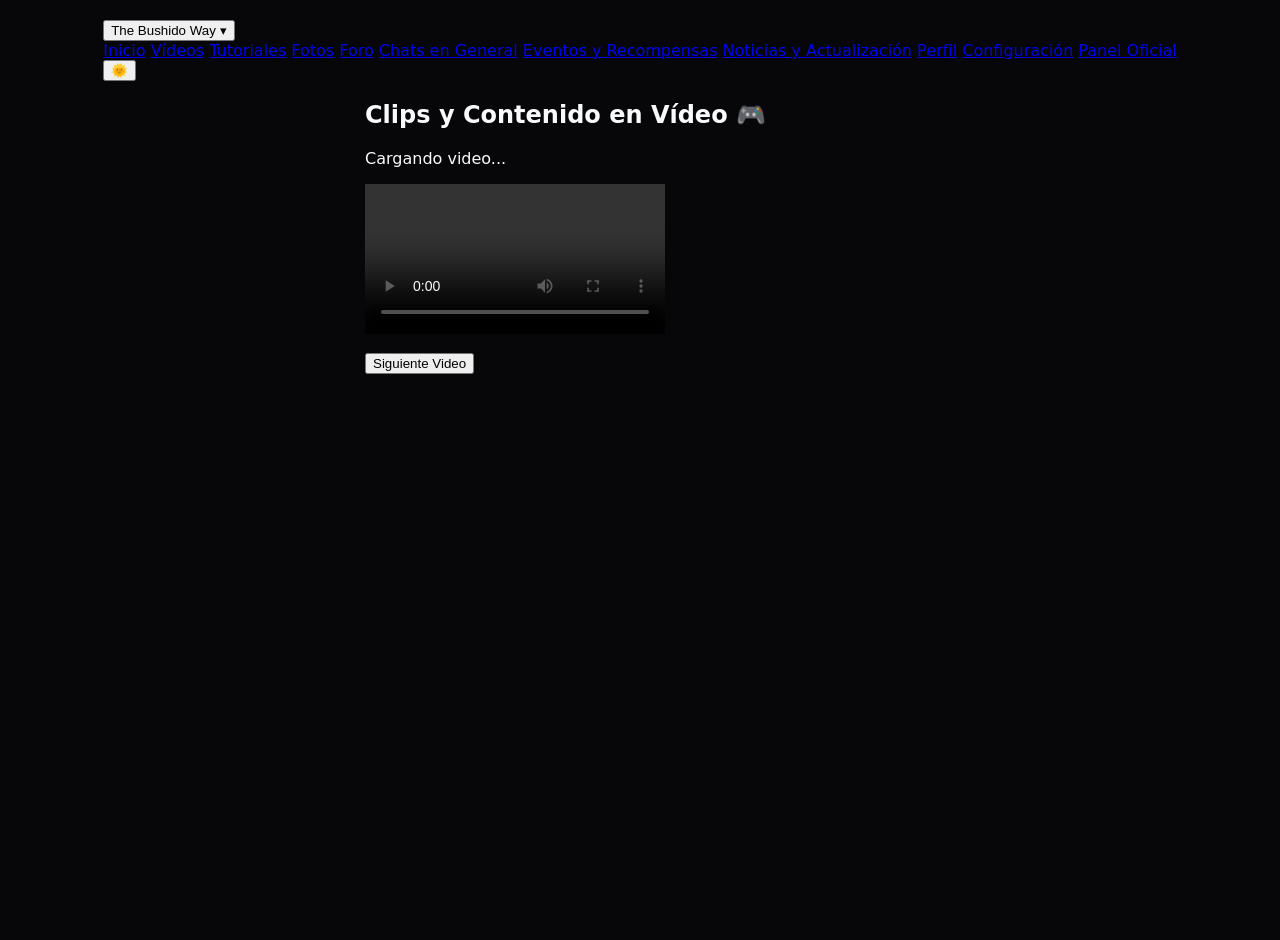
<file: videos.html>
﻿<!DOCTYPE html>
<html lang="es">
<head>
    <meta charset="UTF-8">
    <title>Vídeos - The Bushido Way</title>
    <link rel="stylesheet" href="style.css">
</head>
<body>

    <!-- BARRA SUPERIOR IZQUIERDA: Menú cortina idéntico y botón de tema -->
    <div class="menu-superior-izquierda">
        <div class="dropdown">
            <button id="btnMenuCortina" class="btn-menu">The Bushido Way ▾</button>
            <div id="cortinaDesplegable" class="cortina-contenido">
                <a href="index.html">Inicio</a>
                <a href="videos.html">Vídeos</a>
                <a href="tutoriales.html">Tutoriales</a>
                <a href="fotos.html">Fotos</a>
                <a href="foro.html">Foro</a>
                <a href="chats.html">Chats en General</a>
                <a href="eventos.html">Eventos y Recompensas</a>
                <a href="noticias.html">Noticias y Actualización</a>
                <a href="perfil.html">Perfil</a>
                <a href="configuracion.html">Configuración</a>
                <a href="panel.html">Panel Oficial</a>
            </div>
        </div>
        <button id="btnCambiarTema" class="btn-tema-redondo" title="Cambiar Tema">
            <span id="icono-tema">🌞</span>
        </button>
    </div>

    <!-- CONTENIDO EXCLUSIVO DE LA PÁGINA DE VÍDEOS -->
    <main class="seccion-principal">
        <div class="tarjeta-centro" style="width: 550px;">
            <h2>Clips y Contenido en Vídeo 🎮</h2>
            <p id="info-video">Cargando video...</p>
            
            <div class="video-wrapper">
                <video id="reproductor-video" controls>
                    Tu navegador no soporta la reproducción de video.
                </video>
            </div>

            <div style="margin-top: 15px;">
                <button id="btn-siguiente-video" class="btn-video">Siguiente Video</button>
            </div>
        </div>
    </main>

    <script src="script.js"></script>
</body>
</html>
</file>
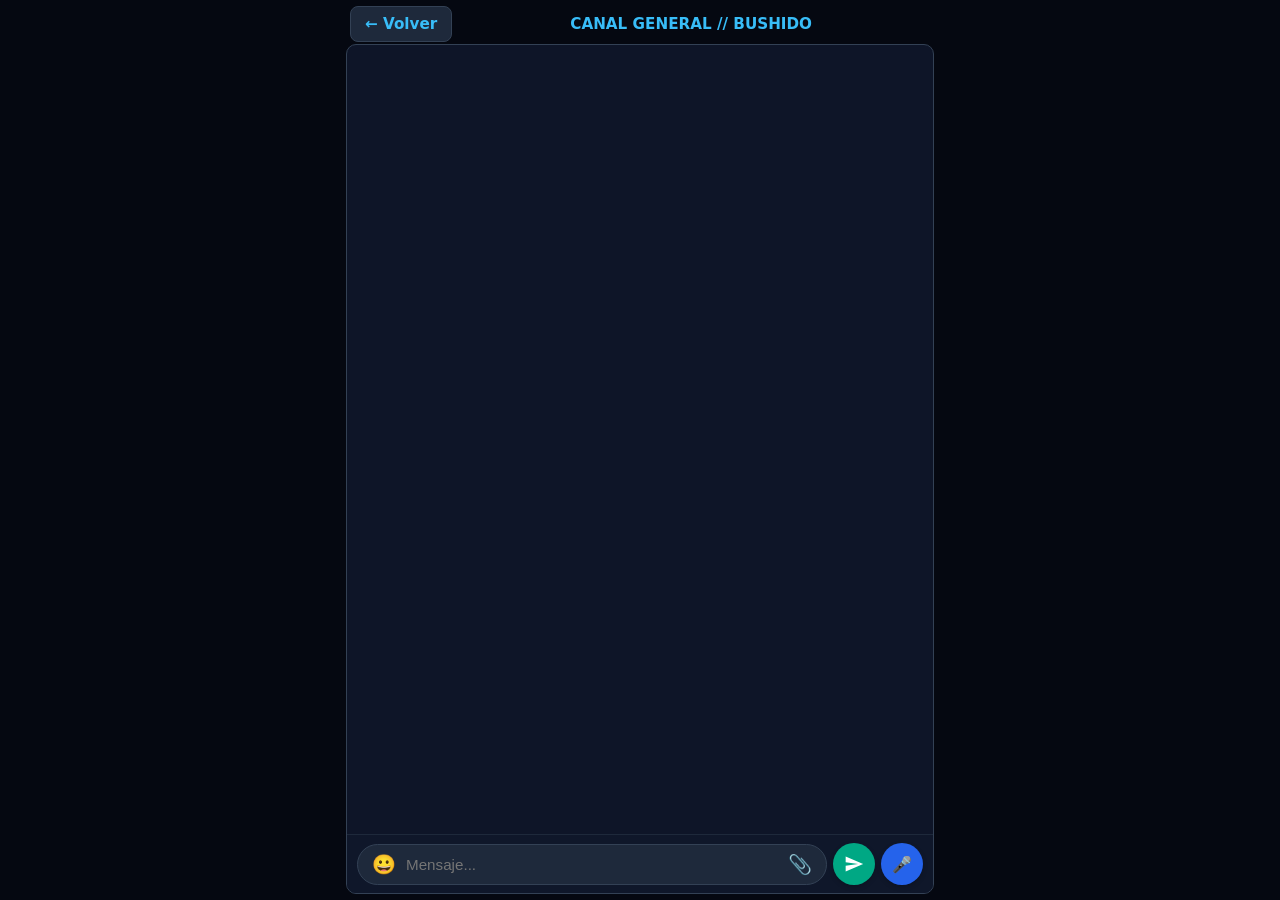
<file: mi-backend/chats.html>
﻿<!DOCTYPE html>
<html lang="es">
<head>
    <meta charset="UTF-8">
    <meta name="viewport" content="width=device-width, initial-scale=1.0, maximum-scale=1.0, user-scalable=no">
    <title>The Bushido Way - Chat</title>
    <link rel="stylesheet" href="chat-style.css">
</head>
<body class="body-chat-view">

    <div class="chat-layout-wrapper">
        <header class="bushido-header">
            <div class="header-top-row">
                <a href="index.html" class="btn-regresar">← Volver</a>
                <h2 class="titulo-canal">CANAL GENERAL // BUSHIDO</h2>
            </div>
        </header>

        <div class="chat-container">
            <div id="chat-messages" class="chat-messages"></div>

            <!-- INPUT OCULTO GLOBAL PARA CARGAR CUALQUIER ARCHIVO DESDE LA GALERÍA CON EL CLIP -->
            <input type="file" id="input-galeria-global" accept="image/*,video/*" style="display: none;" onchange="manejarArchivoGaleria(event)">

            <!-- PANEL INFERIOR Y ESTUDIO AISLADO -->
            <div id="whatsapp-drawer" class="whatsapp-drawer">
                <div class="drawer-header-bar">
                    <button type="button" class="btn-drawer-back" onclick="toggleDrawer()">✕</button>
                    <span class="drawer-title-label">Emojis & Stickers</span>
                    <div class="drawer-search-container">
                        <input type="text" id="buscador-emojis-stickers" placeholder="Buscar...">
                    </div>
                </div>

                <div class="drawer-tabs">
                    <button type="button" class="tab-btn active" onclick="cambiarPestana('emojis')">😀 Emojis</button>
                    <button type="button" class="tab-btn" onclick="cambiarPestana('gifs')">🎞️ Mis Stickers</button>
                    <button type="button" class="tab-btn" onclick="cambiarPestana('crear')">🎨 Estudio GIF</button>
                </div>

                <div id="content-emojis" class="drawer-content active-grid"></div>
                <div id="content-gifs" class="drawer-content saved-sticker-grid"></div>
                
                <!-- ESTUDIO DE STICKERS AISLADO -->
                <div id="content-crear" class="sticker-editor-container">
                    <div class="editor-header">
                        <button type="button" class="btn-action-sm-red" onclick="cerrarEditorInterno()">Cancelar</button>
                        <span class="editor-title-header">Editor de Stickers</span>
                        <button type="button" class="btn-action-sm" onclick="guardarStickerPersonalizado()">Listo</button>
                    </div>

                    <div class="canvas-area preview-container">
                        <input type="file" id="input-imagen-editor" accept="image/*,video/*" style="display: none;" onchange="cargarMedioEnEditor(event)">
                        <div id="media-preview-wrapper" onclick="document.getElementById('input-imagen-editor').click()">
                            <div class="placeholder-upload-text">📂 Toca para cargar Foto o Vídeo (Cualquier duración)</div>
                        </div>
                        <input type="text" id="texto-meme-input" placeholder="Añadir texto...">
                    </div>

                    <div class="toolbar editing-tools">
                        <button type="button" class="tool-btn" onclick="document.getElementById('input-imagen-editor').click()">📁</button>
                    </div>
                </div>
            </div>

            <!-- BARRA DE INPUT FIJA (SIN CÁMARA, SOLO CLIP) -->
            <div class="whatsapp-input-bar">
                <div class="input-pill">
                    <button type="button" class="icon-btn" onclick="toggleDrawer('emojis')">😀</button>
                    <input type="text" id="mensaje-input" placeholder="Mensaje..." onkeypress="if(event.key === 'Enter') enviarTextoChat()">
                    <!-- El Clip se encarga de abrir la galería de fotos y videos directamente -->
                    <button type="button" class="icon-btn" onclick="document.getElementById('input-galeria-global').click()" title="Enviar Foto o Vídeo">📎</button>
                </div>
                
                <!-- Botón de Enviar (Verde) -->
                <button type="button" class="send-message-btn" onclick="enviarTextoChat()" id="send-btn" title="Enviar">
                    <svg viewBox="0 0 24 24" width="20" height="20" fill="currentColor"><path d="M2.01 21L23 12 2.01 3 2 10l15 2-15 2z"></path></svg>
                </button>

                <!-- Botón de Micrófono (Azul) -->
                <button type="button" class="mic-round-btn" id="mic-btn" title="Nota de voz">
                    🎤
                </button>
            </div>
        </div>
    </div>

    <!-- SCRIPT EXCLUSIVO PARA EL CHAT -->
    <script src="chat-engine.js"></script>
</body>
</html>
</file>
<file: style.css>
﻿@charset "UTF-8";

:root {
    --bg-main: #07070a;
    --card-bg: #121218;
    --text-main: #f8fafc;
    --text-muted: #94a3b8;
    --border-color: rgba(255, 71, 87, 0.3);
    --primary-accent: #ff4757;
    --fire-glow-base: rgba(255, 71, 87, 0.5);   
    --fire-glow-peak: rgba(255, 107, 129, 0.9); 
    --fire-accent-peak: rgba(255, 165, 2, 0.7);  
}

[data-theme="light"] {
    --bg-main: #f1f5f9;
    --card-bg: #ffffff;
    --text-main: #0f172a;
    --text-muted: #475569;
    --border-color: rgba(232, 65, 24, 0.25);
    --primary-accent: #e84118;
    --fire-glow-base: rgba(232, 65, 24, 0.4);
    --fire-glow-peak: rgba(255, 121, 63, 0.8);
    --fire-accent-peak: rgba(241, 196, 15, 0.6);
}

[data-contrast="high"] {
    --bg-main: #000000 !important;
    --card-bg: #000000 !important;
    --text-main: #ffffff !important;
    --text-muted: #ffff00 !important;
    --border-color: #ffffff !important;
    --primary-accent: #ffff00 !important;
    --fire-glow-base: #ff0000 !important;
    --fire-glow-peak: #ff4500 !important;
    --fire-accent-peak: #ffff00 !important;
}

body {
    background-color: var(--bg-main);
    color: var(--text-main);
    min-height: 100vh;
    display: flex;
    flex-direction: column;
    align-items: center;
    padding: 20px;
    margin: 0;
    font-family: system-ui, -apple-system, sans-serif;
    transition: background-color 0.3s ease, color 0.3s ease;
    overflow-x: hidden;
}

/* ===================================================================
   LUCES DE GALAXIA ESTELAR (Movimiento dinámico, fluido y visible)
   ================================================================ */
.galaxy-particles-container {
    position: fixed;
    top: 0;
    left: 0;
    width: 100%;
    height: 100%;
    pointer-events: none;
    z-index: 0;
    overflow: hidden;
}

.star-particle {
    position: absolute;
    width: 3px;
    height: 3px;
    background: #ffffff;
    border-radius: 50%;
    box-shadow: 0 0 8px #ff4757, 0 0 14px #ff6b81;
    opacity: 0.8;
    animation: galaxyDrift 6s infinite linear;
}

/* Posiciones y velocidades armoniosas para que se noten vivas y hermosas */
.star-particle.p1 { top: 10%; left: 15%; animation-duration: 4.5s; animation-delay: 0s; background: #ff4757; }
.star-particle.p2 { top: 25%; left: 80%; animation-duration: 5.2s; animation-delay: 1s; width: 4px; height: 4px; box-shadow: 0 0 10px #ffa502; }
.star-particle.p3 { top: 45%; left: 10%; animation-duration: 3.8s; animation-delay: 0.5s; background: #ff6b81; }
.star-particle.p4 { top: 65%; left: 85%; animation-duration: 6.0s; animation-delay: 2s; width: 3px; height: 3px; }
.star-particle.p5 { top: 80%; left: 30%; animation-duration: 4.0s; animation-delay: 1.5s; background: #ffa502; box-shadow: 0 0 10px #ff4757; }
.star-particle.p6 { top: 15%; left: 60%; animation-duration: 5.5s; animation-delay: 2.5s; width: 4px; height: 4px; }
.star-particle.p7 { top: 35%; left: 40%; animation-duration: 4.2s; animation-delay: 0.8s; background: #ffffff; }
.star-particle.p8 { top: 55%; left: 75%; animation-duration: 4.8s; animation-delay: 1.2s; background: #ff4757; }
.star-particle.p9 { top: 90%; left: 70%; animation-duration: 5.0s; animation-delay: 0.3s; width: 3px; height: 3px; }
.star-particle.p10 { top: 5%; left: 90%; animation-duration: 3.5s; animation-delay: 1.8s; background: #ffa502; }

@keyframes galaxyDrift {
    0% {
        transform: translateY(0px) translateX(0px) scale(0.8);
        opacity: 0.3;
    }
    50% {
        transform: translateY(-40px) translateX(25px) scale(1.2);
        opacity: 1;
        box-shadow: 0 0 12px #ff4757, 0 0 20px #ffa502;
    }
    100% {
        transform: translateY(-80px) translateX(-20px) scale(0.8);
        opacity: 0.3;
    }
}

.main-dashboard-header {
    position: relative;
    z-index: 2;
    width: 100%;
    max-width: 600px;
    display: flex;
    justify-content: space-between;
    align-items: center;
    background: var(--card-bg);
    border: 1px solid var(--border-color);
    padding: 16px 20px;
    border-radius: 16px;
    margin-bottom: 20px;
    box-shadow: 0 8px 25px rgba(0, 0, 0, 0.5);
}

/* ===================================================================
   TÍTULO 3D CON EFECTO DE FUEGO RESPIRANTE Y BRILLO ROJIZO PERMANENTE
   ================================================================ */
.bushido-title-3d {
    font-size: 1.15rem; 
    font-weight: 900;
    letter-spacing: 1.5px;
    text-transform: uppercase;
    margin: 0;
    position: relative;
    color: var(--text-main);
    text-shadow: 
        0 0 8px var(--fire-glow-base),
        0 0 15px rgba(255, 71, 87, 0.3),
        2px 2px 4px rgba(0, 0, 0, 0.8);
    animation: fireBreathing 3s infinite alternate ease-in-out;
}

@keyframes fireBreathing {
    0% {
        text-shadow: 
            0 0 6px var(--fire-glow-base),
            0 0 12px rgba(255, 71, 87, 0.25),
            2px 2px 4px rgba(0, 0, 0, 0.8);
    }
    100% {
        text-shadow: 
            0 0 14px var(--fire-glow-peak),
            0 0 25px var(--fire-accent-peak),
            0 0 35px rgba(255, 107, 129, 0.5),
            2px 2px 5px rgba(0, 0, 0, 0.9);
    }
}

.header-actions {
    display: flex;
    align-items: center;
    gap: 12px;
}

.coins-badge {
    background: var(--card-bg);
    border: 1px solid var(--border-color);
    padding: 6px 12px;
    border-radius: 20px;
    display: flex;
    align-items: center;
    gap: 6px;
    font-size: 0.85rem;
    font-weight: 600;
}

.settings-gear-btn {
    background: var(--card-bg);
    border: 1px solid var(--border-color);
    width: 38px;
    height: 38px;
    border-radius: 12px;
    display: flex;
    align-items: center;
    justify-content: center;
    text-decoration: none;
    font-size: 1.1rem;
    box-shadow: 0 4px 12px rgba(0,0,0,0.3);
}

.dojo-main-container {
    position: relative;
    z-index: 2;
    width: 100%;
    max-width: 600px;
    display: flex;
    flex-direction: column;
    gap: 16px;
}

.welcome-card-zen {
    background: var(--card-bg);
    border: 1px solid var(--border-color);
    border-radius: 16px;
    padding: 18px;
    display: flex;
    gap: 16px;
    align-items: center;
    box-shadow: 0 6px 20px rgba(0, 0, 0, 0.4);
}

.zen-icon {
    font-size: 2rem;
}

.zen-content h2 {
    font-size: 1.05rem;
    margin: 0 0 6px 0;
    color: var(--text-main);
}

.zen-content p {
    font-size: 0.85rem;
    color: var(--text-muted);
    margin: 0;
    line-height: 1.4;
}

.dojo-nav-list {
    display: flex;
    flex-direction: column;
    gap: 10px;
}

.dojo-nav-card {
    background: var(--card-bg);
    border: 1px solid var(--border-color);
    border-radius: 14px;
    padding: 14px 18px;
    display: flex;
    justify-content: space-between;
    align-items: center;
    text-decoration: none;
    color: var(--text-main);
    transition: transform 0.2s ease, border-color 0.2s ease, box-shadow 0.2s ease;
    box-shadow: 0 4px 15px rgba(0, 0, 0, 0.3);
}

.dojo-nav-card:hover {
    transform: translateY(-2px);
    border-color: var(--primary-accent);
    box-shadow: 0 6px 20px var(--fire-glow-base);
}

.nav-card-left {
    display: flex;
    align-items: center;
    gap: 14px;
}

.nav-icon {
    font-size: 1.5rem;
}

.nav-texts h3 {
    font-size: 0.95rem;
    margin: 0 0 2px 0;
    color: var(--text-main);
}

.nav-texts p {
    font-size: 0.78rem;
    color: var(--text-muted);
    margin: 0;
}

.nav-arrow {
    color: var(--primary-accent);
    font-weight: bold;
    font-size: 1.1rem;
}
</file>
<file: mi-backend/style.css>
﻿/* ==========================================================
   ESTILOS GENERALES - THE BUSHIDO WAY
   ========================================================== */
* {
    box-sizing: border-box;
    margin: 0;
    padding: 0;
}

body.body-main-view {
    background-color: #030712;
    color: #f8fafc;
    font-family: system-ui, -apple-system, BlinkMacSystemFont, "Segoe UI", Roboto, sans-serif;
    min-height: 100vh;
    display: flex;
    justify-content: center;
    align-items: center;
    padding: 16px;
    overflow-x: hidden;
    position: relative;
}

/* LUCES NEÓN ANIMADAS DE FONDO */
.neon-light {
    position: absolute;
    width: 250px;
    height: 250px;
    border-radius: 50%;
    filter: blur(80px);
    z-index: 0;
    opacity: 0.4;
    animation: float-neon 8s infinite alternate ease-in-out;
}

.light-1 { background-color: #2563eb; top: 10%; left: 5%; }
.light-2 { background-color: #7c3aed; bottom: 15%; right: 10%; animation-delay: 2s; }
.light-3 { background-color: #db2777; top: 40%; right: 30%; animation-delay: 4s; }

@keyframes float-neon {
    0% { transform: translateY(0) scale(1); }
    100% { transform: translateY(-30px) scale(1.15); }
}

/* CONTENEDOR PRINCIPAL */
.main-layout-wrapper {
    position: relative;
    z-index: 1;
    width: 100%;
    max-width: 440px;
    background: rgba(15, 23, 42, 0.75);
    border: 1px solid rgba(51, 65, 85, 0.6);
    border-radius: 24px;
    padding: 20px;
    backdrop-filter: blur(12px);
    box-shadow: 0 20px 50px rgba(0, 0, 0, 0.7);
    display: flex;
    flex-direction: column;
    gap: 16px;
}

/* CABECERA Y TÍTULO 3D */
.gamer-hero-header {
    text-align: center;
    display: flex;
    flex-direction: column;
    gap: 8px;
}

.brand-3d-container {
    perspective: 500px;
}

.title-3d {
    font-size: 1.6rem;
    font-weight: 900;
    color: #f8fafc;
    letter-spacing: 2px;
    text-transform: uppercase;
    position: relative;
    text-shadow: 
        0 1px 0 #cbd5e1,
        0 2px 0 #94a3b8,
        0 3px 0 #64748b,
        0 4px 0 #475569,
        0 5px 10px rgba(0, 0, 0, 0.8),
        0 0 20px rgba(56, 189, 248, 0.6);
}

.status-hud-box {
    font-size: 0.85rem;
    background: rgba(30, 41, 59, 0.6);
    padding: 6px 12px;
    border-radius: 12px;
    border: 1px solid rgba(51, 65, 85, 0.5);
    display: inline-flex;
    justify-content: center;
    align-items: center;
    gap: 8px;
    margin: 0 auto;
}

.hud-sep { color: #64748b; }
.text-glow-splus { color: #38bdf8; text-shadow: 0 0 8px rgba(56, 189, 248, 0.8); }

.stats-counter-row {
    display: flex;
    justify-content: center;
    gap: 10px;
}

.stat-pill {
    background: rgba(15, 23, 42, 0.9);
    border: 1px solid #334155;
    padding: 4px 10px;
    border-radius: 20px;
    font-size: 0.75rem;
    font-weight: bold;
    color: #e2e8f0;
}

.system-status-line {
    font-size: 0.7rem;
    color: #38bdf8;
    letter-spacing: 1px;
    font-family: monospace;
}

/* TARJETA DE BIENVENIDA */
.welcome-gamer-card {
    background: rgba(30, 41, 59, 0.4);
    border: 1px solid rgba(51, 65, 85, 0.4);
    border-radius: 14px;
    padding: 14px;
    text-align: center;
}

.welcome-title {
    font-size: 0.95rem;
    color: #f1f5f9;
    margin-bottom: 6px;
    font-weight: 700;
}

.welcome-desc {
    font-size: 0.75rem;
    color: #94a3b8;
    line-height: 1.4;
}

/* CUADRÍCULA DE NAVEGACIÓN (BOTONES) */
.gamer-nav-grid {
    display: grid;
    grid-template-columns: repeat(2, 1fr);
    gap: 10px;
}

.gamer-nav-btn {
    background: rgba(15, 23, 42, 0.8);
    border: 1px solid #334155;
    border-radius: 14px;
    padding: 14px 10px;
    display: flex;
    flex-direction: column;
    align-items: center;
    justify-content: center;
    gap: 6px;
    color: #f8fafc;
    text-decoration: none;
    font-weight: bold;
    font-size: 0.85rem;
    box-shadow: 0 4px 15px rgba(0,0,0,0.3);
    backdrop-filter: blur(6px);
    transition: all 0.2s ease;
    cursor: pointer;
}

.gamer-nav-btn:active {
    transform: scale(0.95);
    border-color: #38bdf8;
    background: rgba(30, 41, 59, 0.9);
}

.nav-icon {
    font-size: 1.6rem;
}

/* EFECTOS DE BRILLO INDIVIDUAL PARA ICONOS */
.glow-planet { filter: drop-shadow(0 0 8px rgba(56, 189, 248, 0.7)); }
.glow-msg { filter: drop-shadow(0 0 8px rgba(34, 197, 94, 0.7)); }
.glow-video { filter: drop-shadow(0 0 8px rgba(239, 68, 68, 0.7)); }
.glow-cam { filter: drop-shadow(0 0 8px rgba(234, 179, 8, 0.7)); }
.glow-book { filter: drop-shadow(0 0 8px rgba(249, 115, 22, 0.7)); }
.glow-gift { filter: drop-shadow(0 0 8px rgba(168, 85, 247, 0.7)); }
.glow-dragon { filter: drop-shadow(0 0 8px rgba(236, 72, 153, 0.7)); }
.glow-trophy { filter: drop-shadow(0 0 8px rgba(250, 204, 21, 0.8)); }

/* PIE DE PÁGINA / INDICADOR DE PING Y REGIÓN */
.gamer-footer-info {
    text-align: center;
    display: flex;
    justify-content: center;
}

.server-ping-indicator {
    font-size: 0.75rem;
    color: #94a3b8;
    background: rgba(15, 23, 42, 0.6);
    padding: 6px 12px;
    border-radius: 20px;
    border: 1px solid rgba(51, 65, 85, 0.5);
    display: inline-flex;
    align-items: center;
    gap: 8px;
}

.ping-dot {
    width: 7px;
    height: 7px;
    background-color: #22c55e;
    border-radius: 50%;
    box-shadow: 0 0 8px #22c55e;
    animation: pulse-dot 1.5s infinite;
}

@keyframes pulse-dot {
    0% { transform: scale(0.9); opacity: 0.7; }
    50% { transform: scale(1.2); opacity: 1; }
    100% { transform: scale(0.9); opacity: 0.7; }
}

/* MODAL SELECTOR DE IDIOMAS */
.lang-modal-overlay {
    position: fixed;
    top: 0; left: 0; width: 100%; height: 100%;
    background: rgba(3, 7, 18, 0.85);
    backdrop-filter: blur(6px);
    z-index: 1000;
    display: flex;
    align-items: center;
    justify-content: center;
    padding: 16px;
}

.lang-modal-card {
    background: #0f172a;
    border: 1px solid #334155;
    border-radius: 16px;
    width: 100%;
    max-width: 360px;
    padding: 16px;
    box-shadow: 0 12px 40px rgba(0,0,0,0.6);
}

.lang-modal-header {
    display: flex;
    justify-content: space-between;
    align-items: center;
    border-bottom: 1px solid #1e293b;
    padding-bottom: 10px;
    margin-bottom: 12px;
}

.lang-modal-header h3 {
    font-size: 0.9rem;
    color: #38bdf8;
    margin: 0;
}

.lang-close-btn {
    background: transparent;
    border: none;
    color: #94a3b8;
    font-size: 1.2rem;
    cursor: pointer;
}

.lang-grid-options {
    display: grid;
    grid-template-columns: repeat(2, 1fr);
    gap: 8px;
}

.lang-option-btn {
    background: #1e293b;
    border: 1px solid #334155;
    color: #f8fafc;
    padding: 10px;
    border-radius: 10px;
    font-size: 0.8rem;
    font-weight: bold;
    cursor: pointer;
    text-align: left;
    transition: all 0.2s;
}

.lang-option-btn:active {
    background: #2563eb;
    transform: scale(0.96);
}
</file>
<file: chat-style.css>
﻿@charset "UTF-8";

body {
    display: flex;
    flex-direction: column;
    height: 100vh;
    margin: 0;
    overflow: hidden;
    background: var(--bg-main);
}

/* Marco 3D contenedor general que protege los bordes y evita cortes en la barra inferior */
.chat-app-frame {
    display: flex;
    flex-direction: column;
    height: 100vh;
    width: 100%;
    border: 3px solid rgba(255, 255, 255, 0.15);
    box-shadow: 
        inset 0 0 20px rgba(0, 0, 0, 0.8),
        0 10px 30px rgba(0, 0, 0, 0.6),
        0 0 15px var(--primary-accent),
        0 0 30px rgba(255, 255, 255, 0.2);
    border-radius: 16px;
    box-sizing: border-box;
    overflow: hidden;
    position: relative;
    transform: perspective(1000px);
}

.chat-header {
    position: relative;
    z-index: 10;
    display: flex;
    align-items: center;
    padding: 12px 16px;
    background: var(--card-bg);
    border-bottom: 1px solid var(--border-color);
    box-shadow: 0 4px 15px rgba(0, 0, 0, 0.4);
    gap: 16px;
}

.chat-back-btn {
    background: var(--card-bg);
    border: 1px solid var(--border-color);
    color: var(--text-main);
    padding: 6px 12px;
    border-radius: 8px;
    text-decoration: none;
    font-size: 0.85rem;
    font-weight: 600;
}

.chat-title-info h2 {
    font-size: 0.95rem;
    margin: 0;
    letter-spacing: 1px;
    color: var(--primary-accent);
}

.chat-messages-container {
    position: relative;
    z-index: 5;
    flex: 1;
    overflow-y: auto;
    padding: 16px;
    display: flex;
    flex-direction: column;
    gap: 12px;
}

.chat-message {
    display: flex;
    flex-direction: column;
    max-width: 85%;
}

.chat-message.received {
    align-self: flex-start;
}

.chat-message.sent {
    align-self: flex-end;
}

.message-bubble {
    background: var(--card-bg);
    border: 1px solid rgba(255, 255, 255, 0.12);
    border-radius: 12px;
    padding: 10px 14px;
    color: var(--text-main);
    font-size: 0.9rem;
    box-shadow: 0 6px 16px rgba(0, 0, 0, 0.4), inset 0 1px 1px rgba(255, 255, 255, 0.1);
    transform: translateZ(5px);
    transition: transform 0.2s ease;
}

.message-bubble:hover {
    transform: translateZ(10px) scale(1.01);
}

.message-bubble p {
    margin: 0 0 6px 0;
}

.card-preview-bubble {
    width: 260px;
    padding: 12px;
    background: rgba(18, 18, 24, 0.95);
    border-color: var(--primary-accent);
}

.preview-card-header {
    display: flex;
    justify-content: space-between;
    align-items: center;
    font-size: 0.75rem;
    font-weight: bold;
    color: var(--text-muted);
    margin-bottom: 8px;
    border-bottom: 1px solid rgba(255,255,255,0.1);
    padding-bottom: 4px;
}

.preview-card-body {
    display: flex;
    gap: 10px;
    align-items: center;
}

.preview-zen-icon {
    font-size: 1.5rem;
}

.preview-texts h4 {
    font-size: 0.85rem;
    margin: 0 0 2px 0;
    color: var(--text-main);
}

.preview-texts p {
    font-size: 0.72rem;
    color: var(--text-muted);
    margin: 0;
    line-height: 1.2;
    display: -webkit-box;
    -webkit-line-clamp: 2;
    -webkit-box-orient: vertical;
    overflow: hidden;
}

.message-reactions-bar {
    display: flex;
    gap: 6px;
    margin-top: 8px;
    flex-wrap: wrap;
}

.reaction-chip {
    background: rgba(255,255,255,0.05);
    border: 1px solid var(--border-color);
    border-radius: 12px;
    padding: 2px 8px;
    font-size: 0.75rem;
    color: var(--text-main);
    cursor: pointer;
    display: flex;
    align-items: center;
    gap: 4px;
    transition: background 0.2s;
}

.reaction-chip:hover {
    background: var(--primary-accent);
    color: #fff;
}

.chat-input-footer {
    position: relative;
    z-index: 10;
    background: var(--card-bg);
    border-top: 1px solid var(--border-color);
    box-shadow: 0 -4px 15px rgba(0, 0, 0, 0.4);
    padding: 10px 12px;
}

.chat-input-wrapper {
    display: flex;
    align-items: center;
    gap: 8px;
    max-width: 600px;
    margin: 0 auto;
}

.chat-text-input {
    flex: 1;
    background: var(--bg-main);
    border: 1px solid var(--border-color);
    border-radius: 20px;
    padding: 10px 16px;
    color: var(--text-main);
    font-size: 0.9rem;
    outline: none;
}

.chat-text-input:focus {
    border-color: var(--primary-accent);
}

.input-action-btn {
    background: var(--card-bg);
    border: 1px solid var(--border-color);
    width: 40px;
    height: 40px;
    border-radius: 50%;
    display: flex;
    align-items: center;
    justify-content: center;
    font-size: 1rem;
    cursor: pointer;
    color: var(--text-main);
    transition: all 0.2s ease;
    flex-shrink: 0;
    pointer-events: auto !important;
}

.input-action-btn:hover {
    border-color: var(--primary-accent);
    transform: scale(1.05);
}

.send-trigger {
    background: var(--primary-accent);
    color: #fff;
    border: none;
}

.audio-trigger.recording {
    background: #ff4757;
    animation: pulseAudio 1.2s infinite;
}

@keyframes pulseAudio {
    0% { box-shadow: 0 0 0 0 rgba(255, 71, 87, 0.7); }
    70% { box-shadow: 0 0 0 10px rgba(255, 71, 87, 0); }
    100% { box-shadow: 0 0 0 0 rgba(255, 71, 87, 0); }
}

/* Luces pequeñas rápidas de fondo */
.galaxy-particles-container {
    position: fixed;
    top: 0;
    left: 0;
    width: 100%;
    height: 100%;
    pointer-events: none;
    z-index: 1;
    overflow: hidden;
}

.star-particle {
    position: absolute;
    background: #fff;
    border-radius: 50%;
    box-shadow: 0 0 8px var(--primary-accent), 0 0 15px #fff;
    opacity: 0.8;
}

.star-particle.p1 { width: 3px; height: 3px; top: 15%; left: 10%; animation: fastTwinkle 1.5s infinite alternate, floatFast1 4s linear infinite; }
.star-particle.p2 { width: 2px; height: 2px; top: 45%; left: 80%; animation: fastTwinkle 0.8s infinite alternate, floatFast2 3s linear infinite; }
.star-particle.p3 { width: 4px; height: 4px; top: 75%; left: 30%; animation: fastTwinkle 1.2s infinite alternate, floatFast3 5s linear infinite; }
.star-particle.p4 { width: 2px; height: 2px; top: 25%; left: 60%; animation: fastTwinkle 0.6s infinite alternate, floatFast1 3.5s linear infinite; }
.star-particle.p5 { width: 3px; height: 3px; top: 85%; left: 85%; animation: fastTwinkle 1s infinite alternate, floatFast2 4.5s linear infinite; }

@keyframes fastTwinkle {
    0% { opacity: 0.2; transform: scale(0.8); }
    100% { opacity: 1; transform: scale(1.4); }
}

@keyframes floatFast1 {
    0% { transform: translateY(0px) translateX(0px); }
    50% { transform: translateY(-25px) translateX(15px); }
    100% { transform: translateY(0px) translateX(0px); }
}

@keyframes floatFast2 {
    0% { transform: translateY(0px) translateX(0px); }
    50% { transform: translateY(20px) translateX(-20px); }
    100% { transform: translateY(0px) translateX(0px); }
}

@keyframes floatFast3 {
    0% { transform: translateY(0px) translateX(0px); }
    50% { transform: translateY(-30px) translateX(-10px); }
    100% { transform: translateY(0px) translateX(0px); }
}
</file>
<file: config-style.css>
﻿@charset "UTF-8";

:root {
    --bg-main: #07070a;
    --card-bg: #121218;
    --text-main: #f8fafc;
    --text-muted: #94a3b8;
    --border-color: rgba(255, 71, 87, 0.3);
    --primary-accent: #ff4757;
}

[data-theme="light"] {
    --bg-main: #f1f5f9;
    --card-bg: #ffffff;
    --text-main: #0f172a;
    --text-muted: #475569;
    --border-color: rgba(0, 0, 0, 0.15);
    --primary-accent: #e84118;
}

[data-contrast="high"] {
    --bg-main: #000000 !important;
    --card-bg: #000000 !important;
    --text-main: #ffffff !important;
    --text-muted: #ffff00 !important;
    --border-color: #ffffff !important;
    --primary-accent: #ffff00 !important;
}

body {
    background-color: var(--bg-main);
    color: var(--text-main);
    min-height: 100vh;
    display: flex;
    flex-direction: column;
    align-items: center;
    padding: 20px;
    margin: 0;
    font-family: system-ui, -apple-system, sans-serif;
    transition: background-color 0.3s ease, color 0.3s ease;
    overflow-x: hidden;
}

.config-container {
    position: relative;
    z-index: 1;
    width: 100%;
    max-width: 600px;
    display: flex;
    flex-direction: column;
    gap: 16px;
    padding-bottom: 40px;
}

.main-dashboard-header {
    position: relative;
    z-index: 1;
    width: 100%;
    max-width: 600px;
    display: flex;
    flex-direction: column;
    align-items: flex-start;
    gap: 12px;
    background: var(--card-bg);
    border: 1px solid var(--border-color);
    padding: 18px 20px;
    border-radius: 16px;
    margin-bottom: 20px;
    box-shadow: 0 8px 25px rgba(0, 0, 0, 0.5);
}

.bushido-title-3d {
    font-size: 1.3rem;
    font-weight: 900;
    letter-spacing: 2px;
    color: var(--text-main);
    text-transform: uppercase;
    margin: 0;
}

.header-subtitle {
    color: var(--text-muted);
    font-size: 0.85rem;
    margin: 0;
}

.settings-gear-btn {
    background: var(--card-bg);
    border: 1px solid var(--border-color);
    padding: 8px 14px;
    border-radius: 12px;
    display: flex;
    align-items: center;
    justify-content: center;
    text-decoration: none;
    font-size: 0.9rem;
    color: var(--text-main);
    cursor: pointer;
    transition: transform 0.2s, border-color 0.2s;
}

.settings-gear-btn:active {
    transform: scale(0.95);
}

.config-group-card {
    background: var(--card-bg);
    border: 1px solid var(--border-color);
    border-radius: 16px;
    padding: 18px;
    box-shadow: 0 6px 20px rgba(0, 0, 0, 0.4);
    display: flex;
    flex-direction: column;
    gap: 14px;
}

.config-group-card h3 {
    font-size: 1rem;
    color: var(--text-main);
    border-bottom: 1px solid var(--border-color);
    padding-bottom: 8px;
    margin: 0;
}

.config-row, .config-row-interactive {
    display: flex;
    justify-content: space-between;
    align-items: center;
    font-size: 0.9rem;
    color: var(--text-muted);
    width: 100%;
}

.config-row span:last-child {
    color: var(--text-main);
    font-weight: 600;
}

.status-badge {
    padding: 4px 12px;
    border-radius: 20px;
    font-size: 0.75rem;
    font-weight: 600;
    display: inline-flex;
    align-items: center;
    justify-content: center;
    background: rgba(46, 213, 115, 0.15);
    color: #2ed573;
    border: 1px solid rgba(46, 213, 115, 0.4);
}

.config-btn {
    width: 100%;
    padding: 12px;
    border-radius: 12px;
    font-weight: 600;
    font-size: 0.9rem;
    cursor: pointer;
    display: flex;
    align-items: center;
    justify-content: center;
    gap: 10px;
    border: none;
    transition: transform 0.1s;
}

.config-btn:active {
    transform: scale(0.98);
}

.google-btn {
    background: #ffffff;
    color: #333333;
}

.switch {
    position: relative;
    display: inline-block;
    width: 44px;
    height: 24px;
    flex-shrink: 0;
}

.switch input { 
    opacity: 0;
    width: 0;
    height: 0;
}

.slider {
    position: absolute;
    cursor: pointer;
    top: 0; left: 0; right: 0; bottom: 0;
    background-color: var(--border-color);
    transition: .3s;
    border-radius: 24px;
}

.slider:before {
    position: absolute;
    content: "";
    height: 18px;
    width: 18px;
    left: 3px;
    bottom: 3px;
    background-color: white;
    transition: .3s;
    border-radius: 50%;
}

input:checked + .slider {
    background-color: var(--primary-accent);
}

input:checked + .slider:before {
    transform: translateX(20px);
}
</file>
<file: fotos-style.css>
﻿@charset "UTF-8";

:root {
    --bg-main: #07070a;
    --card-bg: #121218;
    --text-main: #f8fafc;
    --text-muted: #94a3b8;
    --border-color: rgba(255, 71, 87, 0.3);
    --primary-accent: #ff4757;
}

[data-theme="light"] {
    --bg-main: #f1f5f9;
    --card-bg: #ffffff;
    --text-main: #0f172a;
    --text-muted: #475569;
    --border-color: rgba(0, 0, 0, 0.15);
    --primary-accent: #e84118;
}

[data-contrast="high"] {
    --bg-main: #000000 !important;
    --card-bg: #000000 !important;
    --text-main: #ffffff !important;
    --text-muted: #ffff00 !important;
    --border-color: #ffffff !important;
    --primary-accent: #ffff00 !important;
}

body {
    background-color: var(--bg-main);
    color: var(--text-main);
    min-height: 100vh;
    display: flex;
    flex-direction: column;
    align-items: center;
    padding: 20px;
    margin: 0;
    font-family: system-ui, -apple-system, sans-serif;
    transition: background-color 0.3s ease, color 0.3s ease;
}

.config-container {
    width: 100%;
    max-width: 600px;
    display: flex;
    flex-direction: column;
    gap: 16px;
}

.main-dashboard-header {
    width: 100%;
    max-width: 600px;
    display: flex;
    flex-direction: column;
    align-items: flex-start;
    gap: 12px;
    background: var(--card-bg);
    border: 1px solid var(--border-color);
    padding: 18px 20px;
    border-radius: 16px;
    margin-bottom: 20px;
    box-shadow: 0 8px 25px rgba(0, 0, 0, 0.5);
}

.bushido-title-3d {
    font-size: 1.3rem;
    font-weight: 900;
    letter-spacing: 2px;
    color: var(--text-main);
    text-transform: uppercase;
    margin: 0;
}

.header-subtitle {
    color: var(--text-muted);
    font-size: 0.85rem;
    margin: 0;
}

.settings-gear-btn {
    background: var(--card-bg);
    border: 1px solid var(--border-color);
    padding: 8px 14px;
    border-radius: 12px;
    display: flex;
    align-items: center;
    justify-content: center;
    text-decoration: none;
    font-size: 0.9rem;
    color: var(--text-main);
    cursor: pointer;
}

.config-group-card {
    background: var(--card-bg);
    border: 1px solid var(--border-color);
    border-radius: 16px;
    padding: 18px;
    box-shadow: 0 6px 20px rgba(0, 0, 0, 0.4);
    display: flex;
    flex-direction: column;
    gap: 14px;
}

.config-group-card h3 {
    font-size: 1rem;
    color: var(--text-main);
    border-bottom: 1px solid var(--border-color);
    padding-bottom: 8px;
    margin: 0;
}
</file>
<file: shop.css>
﻿/* Estilos independientes para shop.html */
* {
    box-sizing: border-box;
    margin: 0;
    padding: 0;
}

body {
    background-color: #0b0b0f; /* Aquí puedes mantener la textura/imagen de fondo de tu tienda */
    color: #ffffff;
    font-family: 'Segoe UI', Tahoma, Geneva, Verdana, sans-serif;
    min-height: 100vh;
    display: flex;
    flex-direction: column;
    justify-content: space-between;
}

/* Botón de Regreso (Back) */
.nav-header {
    padding: 20px 30px;
}

.back-btn {
    display: inline-flex;
    align-items: center;
    gap: 8px;
    color: #ff4757;
    text-decoration: none;
    font-weight: 600;
    font-size: 1rem;
    background: rgba(255, 71, 87, 0.1);
    padding: 8px 16px;
    border-radius: 6px;
    border: 1px solid rgba(255, 71, 87, 0.3);
    transition: all 0.2s ease;
}

.back-btn:hover {
    background: rgba(255, 71, 87, 0.2);
    transform: translateX(-3px);
}

/* Sección de la Tienda */
.bushido-shop {
    display: flex;
    justify-content: center;
    gap: 25px;
    flex-wrap: wrap;
    padding: 20px 20px 60px 20px;
    max-width: 1100px;
    margin: 0 auto;
}

.shop-title {
    text-align: center;
    width: 100%;
    margin-bottom: 20px;
}

.shop-title h1 {
    font-size: 2.5rem;
    color: #ffffff;
    letter-spacing: 2px;
}

.shop-title p {
    color: #888;
    font-size: 1rem;
    margin-top: 5px;
}

/* Tarjetas de Precios (Diseñadas para que apliques tus texturas de imagen aquí) */
.pricing-card {
    background: #121218; 
    color: #ffffff;
    border: 1px solid #22222c;
    border-radius: 12px;
    padding: 35px 25px;
    width: 300px;
    text-align: center;
    box-shadow: 0 8px 24px rgba(0,0,0,0.5);
    transition: transform 0.3s ease, border-color 0.3s ease;
}

.pricing-card:hover {
    transform: translateY(-5px);
    border-color: #ff4757;
}

.pricing-card h3 {
    margin-bottom: 12px;
    font-size: 1.6rem;
    color: #ff4757;
}

.pricing-card .price {
    font-size: 2rem;
    font-weight: bold;
    margin-bottom: 15px;
    color: #fff;
}

.pricing-card .currency {
    font-size: 1rem; 
    color: #888;
}

.pricing-card p {
    font-size: 0.95rem;
    color: #aaa;
    margin-bottom: 25px;
    line-height: 1.4;
}

.buy-btn {
    display: inline-block;
    background-color: #635bff;
    color: white;
    padding: 12px 24px;
    border-radius: 6px;
    text-decoration: none;
    font-weight: bold;
    width: 100%;
    transition: background 0.2s;
    box-shadow: 0 4px 12px rgba(99, 91, 255, 0.3);
}

.buy-btn:hover {
    background-color: #4b42c9;
}

footer {
    text-align: center;
    padding: 20px;
    color: #555;
    font-size: 0.85rem;
    border-top: 1px solid #16161d;
}
</file>
<file: mi-backend/chat-style.css>
﻿/* ==========================================================
   THE BUSHIDO WAY - CHAT & STICKER ENGINE CSS
   ========================================================== */

* {
    box-sizing: border-box;
    -webkit-tap-highlight-color: transparent;
}

html, body {
    height: 100%;
    margin: 0;
    padding: 0;
    background-color: #050811;
    font-family: system-ui, -apple-system, sans-serif;
    color: #f8fafc;
    overflow-x: hidden;
}

.body-chat-view {
    display: flex;
    flex-direction: column;
    height: 100vh;
    overflow: hidden;
}

.chat-layout-wrapper {
    position: relative;
    z-index: 1;
    flex: 1;
    display: flex;
    flex-direction: column;
    max-width: 600px;
    width: 100%;
    margin: 0 auto;
    padding: 6px;
    height: 100vh;
}

.bushido-header { text-align: center; margin-bottom: 2px; flex-shrink: 0; }
.header-top-row { display: flex; align-items: center; justify-content: space-between; position: relative; padding: 0 4px; }
.titulo-canal { font-size: 0.95rem; color: #38bdf8; margin: 2px auto; font-weight: 700; }
.btn-regresar {
    padding: 8px 14px;
    background: #1e293b;
    color: #38bdf8;
    text-decoration: none;
    border-radius: 8px;
    border: 1px solid #334155;
    font-size: 0.95rem;
    font-weight: 600;
    cursor: pointer;
}

.chat-container {
    flex: 1;
    display: flex;
    flex-direction: column;
    background: rgba(15, 23, 42, 0.95);
    border: 1px solid #334155;
    border-radius: 10px;
    overflow: hidden;
    min-height: 0;
    position: relative;
}

.chat-messages {
    flex: 1;
    overflow-y: auto;
    padding: 10px;
    display: flex;
    flex-direction: column;
    gap: 8px;
    -webkit-overflow-scrolling: touch;
}

.mensaje-item {
    background: #1e293b;
    padding: 8px 12px;
    border-radius: 8px;
    max-width: 82%;
    word-break: break-word;
    border: 1px solid #334155;
    font-size: 0.9rem;
    position: relative;
}

.mensaje-footer-reacciones {
    display: flex;
    align-items: center;
    gap: 6px;
    margin-top: 6px;
    font-size: 0.85rem;
}

.btn-reaccion {
    background: #0f172a;
    border: 1px solid #334155;
    border-radius: 6px;
    cursor: pointer;
    padding: 4px 8px;
    color: #fff;
    font-size: 1rem;
    min-height: 32px;
    min-width: 32px;
    display: inline-flex;
    align-items: center;
    justify-content: center;
}
.btn-reaccion:active { transform: scale(1.25); background: #2563eb; }

/* BARRA INFERIOR */
.whatsapp-input-bar {
    flex-shrink: 0;
    display: flex;
    align-items: center;
    gap: 6px;
    padding: 8px 10px;
    background: #0f172a;
    border-top: 1px solid #1e293b;
    width: 100%;
}

.input-pill {
    flex: 1;
    display: flex;
    align-items: center;
    background: #1e293b;
    border: 1px solid #334155;
    border-radius: 24px;
    padding: 4px 10px;
    min-width: 0;
}

.input-pill input {
    flex: 1;
    background: transparent;
    border: none;
    color: #fff;
    font-size: 0.95rem;
    padding: 6px;
    outline: none;
    min-width: 0;
}

.icon-btn { 
    background: transparent; 
    border: none; 
    color: #94a3b8; 
    cursor: pointer; 
    padding: 4px; 
    font-size: 1.2rem; 
    flex-shrink: 0;
}

/* BOTÓN DE ENVIAR (Verde exacto) */
.send-message-btn {
    width: 42px;
    height: 42px;
    border-radius: 50%;
    background: #00a884;
    color: white;
    font-size: 0.95rem;
    border: none;
    cursor: pointer;
    display: flex;
    align-items: center;
    justify-content: center;
    flex-shrink: 0;
    box-shadow: 0 2px 5px rgba(0,0,0,0.2);
}

/* BOTÓN DE MICRÓFONO (Azul) */
.mic-round-btn {
    width: 42px;
    height: 42px;
    border-radius: 50%;
    background: #2563eb;
    color: white;
    font-size: 1rem;
    border: none;
    cursor: pointer;
    display: flex;
    align-items: center;
    justify-content: center;
    flex-shrink: 0;
    box-shadow: 0 2px 5px rgba(0,0,0,0.2);
}

/* PANEL DESLIZANTE (DRAWER) AISLADO */
.whatsapp-drawer {
    position: absolute;
    bottom: 0;
    left: 0;
    width: 100%;
    height: 310px;
    background: #0b141a;
    border-top: 1px solid #222d34;
    display: none;
    flex-direction: column;
    z-index: 100;
}

.drawer-header-bar {
    display: flex;
    align-items: center;
    background: #202c33;
    padding: 8px 12px;
    gap: 10px;
    border-bottom: 1px solid #222d34;
}

.btn-drawer-back {
    background: transparent;
    border: none;
    color: #00a884;
    font-size: 1.5rem;
    cursor: pointer;
    font-weight: bold;
}

.drawer-title-label { font-size: 0.95rem; font-weight: bold; color: #e9edef; }

.drawer-search-container {
    flex: 1;
    display: flex;
    align-items: center;
    background: #2a3942;
    border-radius: 8px;
    padding: 4px 8px;
}
.drawer-search-container input { background: transparent; border: none; outline: none; color: #fff; font-size: 0.85rem; width: 100%; }

.drawer-tabs { display: flex; background: #202c33; border-bottom: 1px solid #222d34; }
.tab-btn {
    flex: 1;
    background: transparent;
    border: none;
    color: #8696a0;
    padding: 8px;
    font-size: 0.8rem;
    font-weight: bold;
    cursor: pointer;
}
.tab-btn.active { color: #00a884; border-bottom: 3px solid #00a884; }

.drawer-content {
    flex: 1;
    overflow-y: auto;
    padding: 8px;
    display: none;
}
.drawer-content.active-grid {
    display: grid;
    grid-template-columns: repeat(6, 1fr);
    gap: 6px;
}

.emoji-drawer-btn { background: transparent; border: none; font-size: 1.5rem; cursor: pointer; text-align: center; padding: 4px; }

/* GRILLA DE STICKERS GUARDADOS */
.saved-sticker-grid {
    display: grid;
    grid-template-columns: repeat(3, 1fr);
    gap: 8px;
    padding: 4px;
}
.saved-sticker-item {
    background: #111b21;
    border: 1px solid #222d34;
    border-radius: 8px;
    overflow: hidden;
    cursor: pointer;
    display: flex;
    align-items: center;
    justify-content: center;
    height: 80px;
}
.saved-sticker-item img, .saved-sticker-item video {
    width: 100%;
    height: 100%;
    object-fit: cover;
}

/* EDITOR DE STICKERS AISLADO */
.sticker-editor-container {
    position: absolute;
    top: 0;
    left: 0;
    width: 100%;
    height: 100%;
    background: #0b141a;
    display: none;
    flex-direction: column;
    z-index: 120;
}

.editor-header {
    display: flex;
    justify-content: space-between;
    align-items: center;
    background: #202c33;
    padding: 8px 12px;
    border-bottom: 1px solid #222d34;
}

.editor-title-header { font-size: 0.9rem; font-weight: bold; color: #e9edef; }

.canvas-area.preview-container {
    flex: 1;
    display: flex;
    flex-direction: column;
    align-items: center;
    justify-content: center;
    padding: 10px;
}

#media-preview-wrapper {
    width: 100%;
    max-height: 110px;
    display: flex;
    align-items: center;
    justify-content: center;
    border: 2px dashed #374248;
    border-radius: 8px;
    cursor: pointer;
    background: #111b21;
}
#media-preview-wrapper img, #media-preview-wrapper video { max-height: 100px; object-fit: contain; width: 100%; }

.placeholder-upload-text { font-size: 0.8rem; color: #8696a0; text-align: center; padding: 10px; }

.canvas-area input[type="text"] {
    width: 100%;
    background: #2a3942;
    border: none;
    color: #fff;
    font-size: 0.85rem;
    padding: 6px 10px;
    margin-top: 6px;
    border-radius: 6px;
    text-align: center;
    outline: none;
}

.toolbar.editing-tools {
    display: flex;
    justify-content: space-around;
    background: #202c33;
    padding: 8px;
    border-top: 1px solid #222d34;
}

.tool-btn { background: transparent; border: none; font-size: 1.2rem; cursor: pointer; padding: 4px 8px; }

.btn-action-sm { background: #00a884; color: white; border: none; padding: 4px 10px; border-radius: 4px; font-size: 0.8rem; font-weight: bold; cursor: pointer; }
.btn-action-sm-red { background: transparent; color: #ef4444; border: none; padding: 4px 8px; border-radius: 4px; font-size: 0.8rem; font-weight: bold; cursor: pointer; }
</file>
